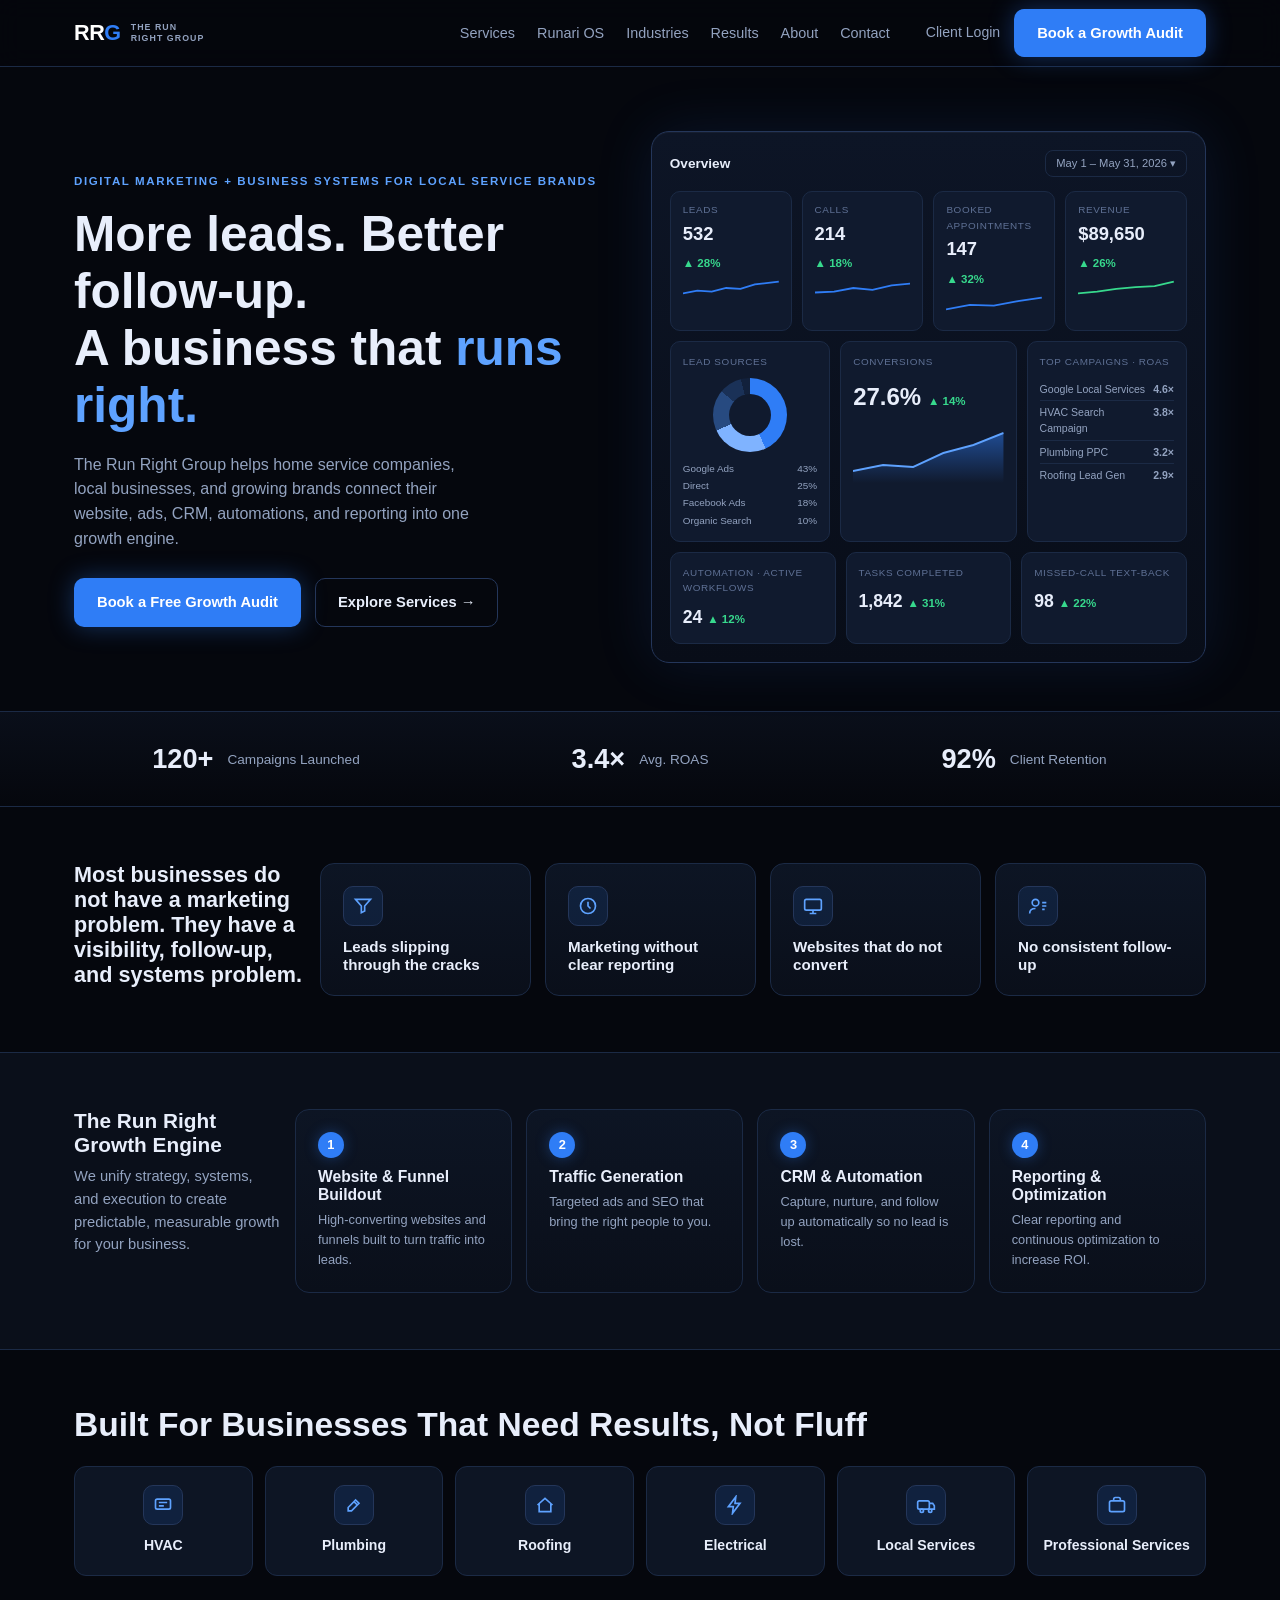
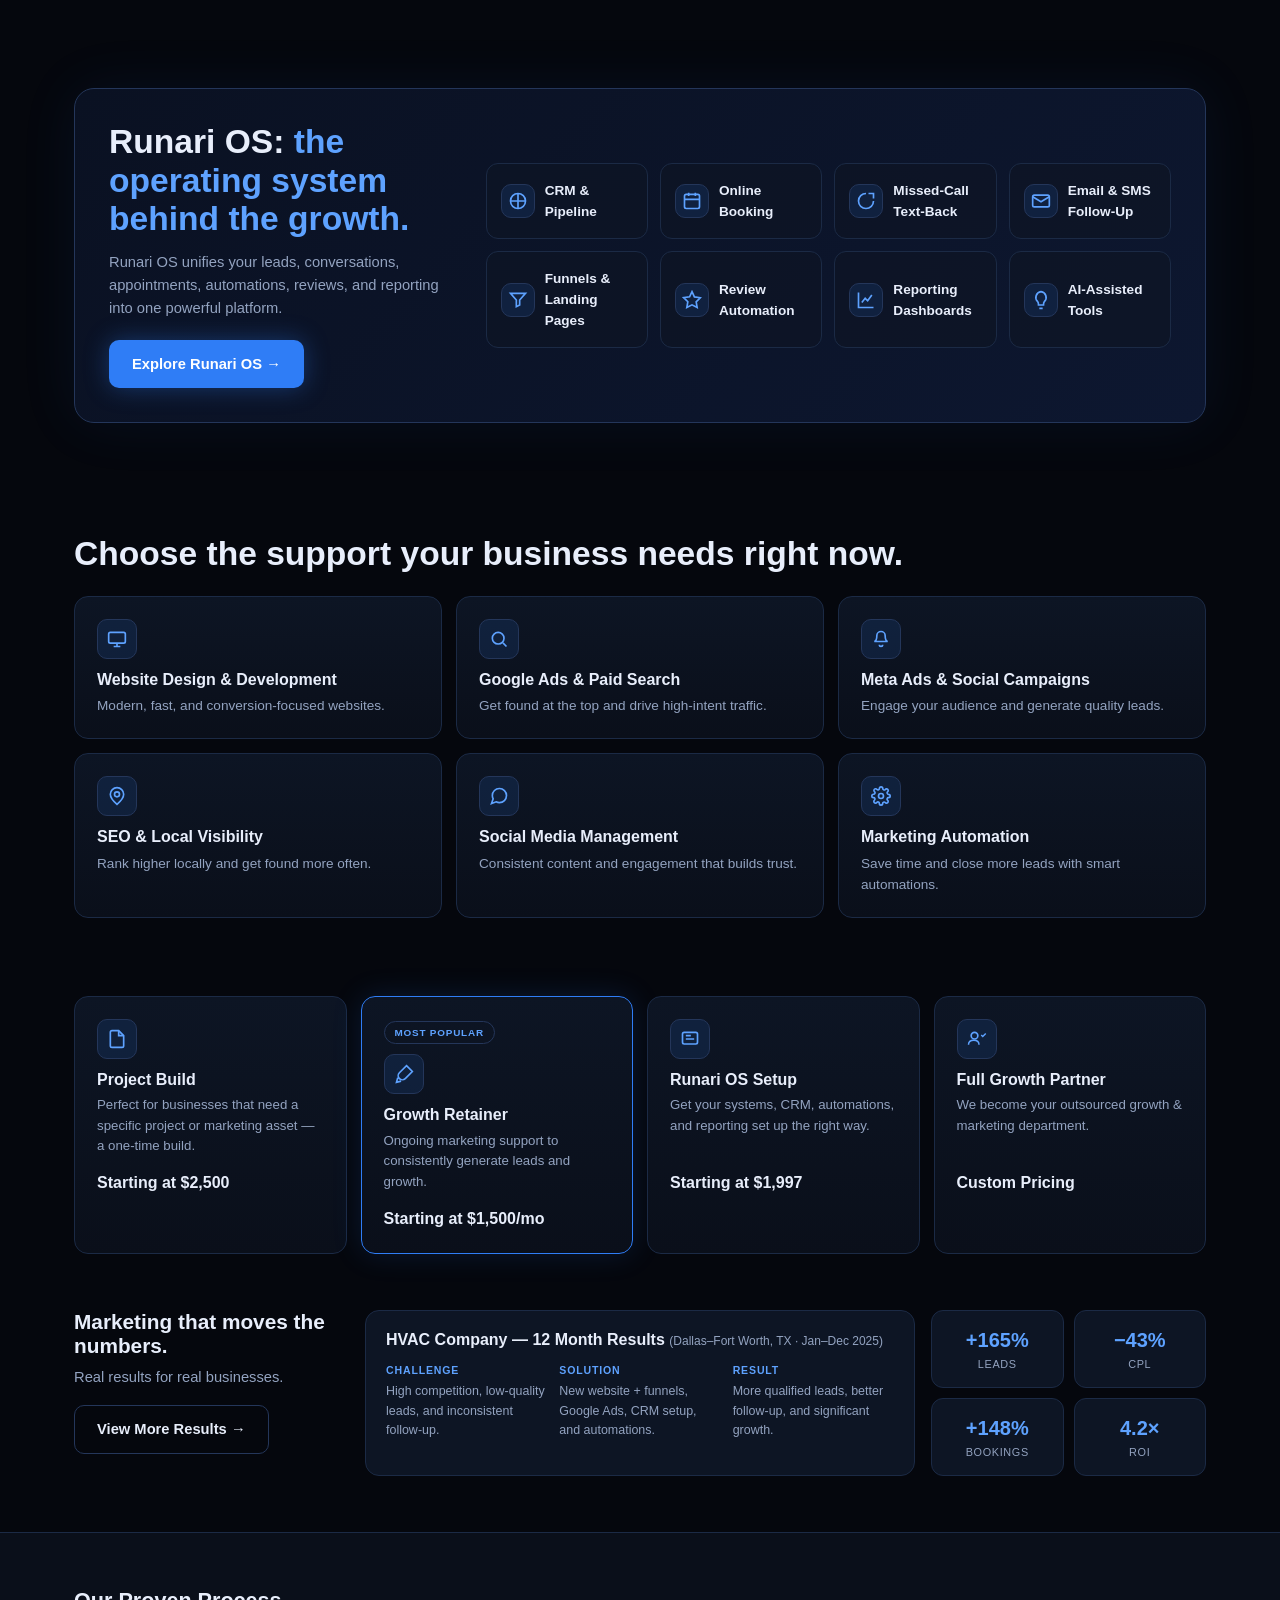
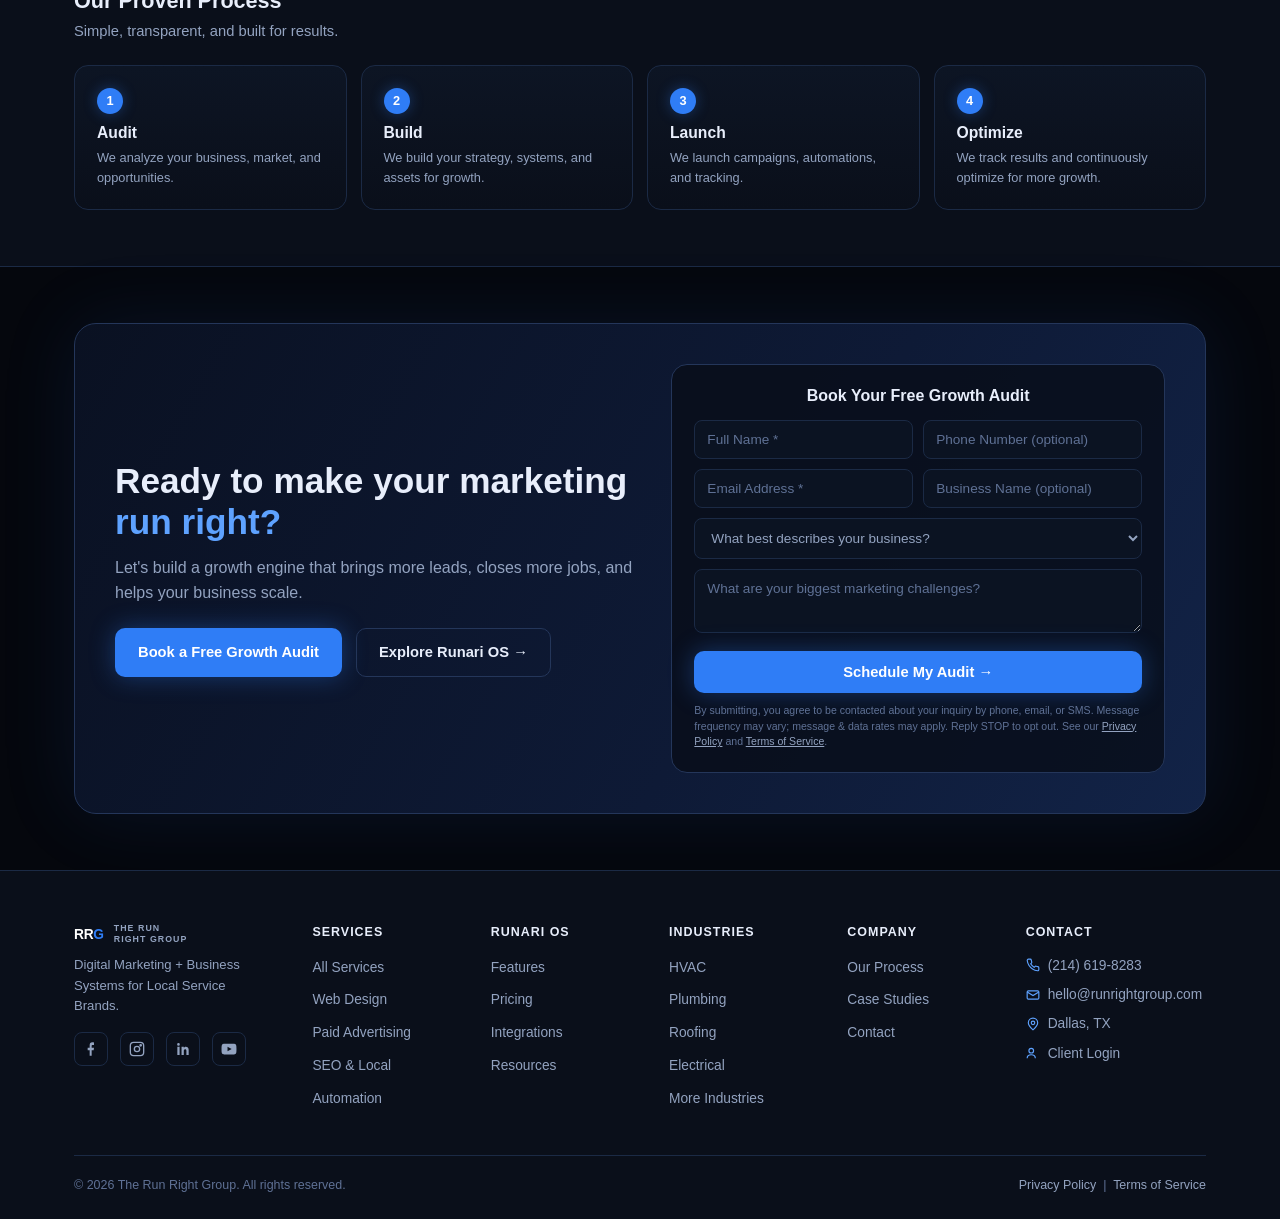
<file: index.html>
<!DOCTYPE html>
<html lang="en">
<head>
<meta charset="UTF-8">
<meta name="viewport" content="width=device-width, initial-scale=1">
<title>The Run Right Group — Digital Marketing + Business Systems for Local Service Brands</title>
<meta name="description" content="The Run Right Group helps HVAC, plumbing, roofing, and local service businesses connect their website, ads, CRM, automations, and reporting into one growth engine. Book a free growth audit.">
<link rel="canonical" href="https://www.runrightgroup.com/">
<!-- Open Graph -->
<meta property="og:type" content="website">
<meta property="og:site_name" content="The Run Right Group">
<meta property="og:title" content="More Leads. Better Follow-Up. A Business That Runs Right.">
<meta property="og:description" content="Digital marketing + business systems for local service brands. Website, ads, CRM, automation, and reporting — one growth engine.">
<meta property="og:url" content="https://www.runrightgroup.com/">
<meta property="og:image" content="https://www.runrightgroup.com/assets/og-share.jpg">
<!-- Twitter -->
<meta name="twitter:card" content="summary_large_image">
<meta name="twitter:title" content="More Leads. Better Follow-Up. A Business That Runs Right.">
<meta name="twitter:description" content="Digital marketing + business systems for local service brands.">
<meta name="twitter:image" content="https://www.runrightgroup.com/assets/og-share.jpg">
<!-- Structured data -->
<script type="application/ld+json">
{
  "@context": "https://schema.org",
  "@type": "ProfessionalService",
  "name": "The Run Right Group",
  "description": "Digital marketing and business systems for local service brands — websites, paid ads, SEO, CRM, and marketing automation.",
  "url": "https://www.runrightgroup.com/",
  "telephone": "+1-214-619-8283",
  "email": "hello@runrightgroup.com",
  "address": {"@type": "PostalAddress", "addressLocality": "Dallas", "addressRegion": "TX", "addressCountry": "US"},
  "areaServed": "United States",
  "priceRange": "$$",
  "sameAs": [
    "https://www.facebook.com/therunrightgroup",
    "https://www.instagram.com/therunrightgroup",
    "https://www.linkedin.com/company/therunrightgroup",
    "https://www.youtube.com/@therunrightgroup"
  ]
}
</script>
<link rel="stylesheet" href="/styles.css">
</head>
<body>

<!-- ================= NAV ================= -->
<header>
  <div class="wrap">
    <nav aria-label="Main navigation">
      <a class="logo" href="/" aria-label="The Run Right Group home">
        <span class="mark">RR<b>G</b></span>
        <small>The Run<br>Right Group</small>
      </a>
      <div class="nav-links">
        <a href="/services">Services</a>
        <a href="/runari-os">Runari OS</a>
        <a href="/industries">Industries</a>
        <a href="/results">Results</a>
        <a href="/about">About</a>
        <a href="/contact">Contact</a>
      </div>
      <div class="nav-cta">
        <a class="login" href="https://app.runrightgroup.com">Client Login</a>
        <a class="btn btn-primary" href="#contact">Book a Growth Audit</a>
      </div>
    </nav>
  </div>
</header>

<main>
<!-- ================= HERO ================= -->
<section class="hero">
  <div class="wrap hero-grid">
    <div>
      <span class="eyebrow">Digital Marketing + Business Systems for Local Service Brands</span>
      <h1>More leads. Better follow-up.<br>A business that <span class="accent">runs right.</span></h1>
      <p>The Run Right Group helps home service companies, local businesses, and growing brands connect their website, ads, CRM, automations, and reporting into one growth engine.</p>
      <div class="hero-cta">
        <a class="btn btn-primary" href="#contact">Book a Free Growth Audit</a>
        <a class="btn btn-ghost" href="/services">Explore Services &rarr;</a>
      </div>
    </div>
    <div class="dash" role="img" aria-label="Marketing performance dashboard showing leads, calls, booked appointments, and revenue trending up">
      <div class="dash-head"><strong>Overview</strong><span class="pill">May 1 – May 31, 2026 ▾</span></div>
      <div class="kpis">
        <div class="kpi"><div class="lbl">Leads</div><div class="val">532</div><span class="up">▲ 28%</span>
          <svg viewBox="0 0 100 20" preserveAspectRatio="none"><polyline points="0,16 15,13 30,14 45,10 60,11 75,6 100,3" fill="none" stroke="#2f7df6" stroke-width="2"/></svg></div>
        <div class="kpi"><div class="lbl">Calls</div><div class="val">214</div><span class="up">▲ 18%</span>
          <svg viewBox="0 0 100 20" preserveAspectRatio="none"><polyline points="0,15 20,14 40,10 60,12 80,7 100,5" fill="none" stroke="#2f7df6" stroke-width="2"/></svg></div>
        <div class="kpi"><div class="lbl">Booked Appointments</div><div class="val">147</div><span class="up">▲ 32%</span>
          <svg viewBox="0 0 100 20" preserveAspectRatio="none"><polyline points="0,17 25,12 50,13 75,8 100,4" fill="none" stroke="#2f7df6" stroke-width="2"/></svg></div>
        <div class="kpi"><div class="lbl">Revenue</div><div class="val">$89,650</div><span class="up">▲ 26%</span>
          <svg viewBox="0 0 100 20" preserveAspectRatio="none"><polyline points="0,16 20,14 40,11 60,9 80,8 100,3" fill="none" stroke="#37d98d" stroke-width="2"/></svg></div>
      </div>
      <div class="dash-mid">
        <div class="panel">
          <div class="lbl">Lead Sources</div>
          <div class="donut" aria-hidden="true"></div>
          <div class="legend">
            <div><span>Google Ads</span><span>43%</span></div>
            <div><span>Direct</span><span>25%</span></div>
            <div><span>Facebook Ads</span><span>18%</span></div>
            <div><span>Organic Search</span><span>10%</span></div>
          </div>
        </div>
        <div class="panel">
          <div class="lbl">Conversions</div>
          <div class="big">27.6% <span class="up">▲ 14%</span></div>
          <svg viewBox="0 0 200 60" preserveAspectRatio="none" style="width:100%;height:60px;margin-top:8px">
            <defs><linearGradient id="g1" x1="0" y1="0" x2="0" y2="1"><stop offset="0" stop-color="#2f7df6" stop-opacity=".5"/><stop offset="1" stop-color="#2f7df6" stop-opacity="0"/></linearGradient></defs>
            <path d="M0,48 40,42 80,44 120,30 160,22 200,10 L200,60 0,60 Z" fill="url(#g1)"/>
            <polyline points="0,48 40,42 80,44 120,30 160,22 200,10" fill="none" stroke="#5ea2ff" stroke-width="2"/>
          </svg>
        </div>
        <div class="panel">
          <div class="lbl">Top Campaigns · ROAS</div>
          <div class="rows">
            <div><span>Google Local Services</span><b>4.6×</b></div>
            <div><span>HVAC Search Campaign</span><b>3.8×</b></div>
            <div><span>Plumbing PPC</span><b>3.2×</b></div>
            <div><span>Roofing Lead Gen</span><b>2.9×</b></div>
          </div>
        </div>
      </div>
      <div class="dash-foot">
        <div class="panel"><div class="lbl">Automation · Active Workflows</div><div class="big" style="font-size:1.1rem">24 <span class="up">▲ 12%</span></div></div>
        <div class="panel"><div class="lbl">Tasks Completed</div><div class="big" style="font-size:1.1rem">1,842 <span class="up">▲ 31%</span></div></div>
        <div class="panel"><div class="lbl">Missed-Call Text-Back</div><div class="big" style="font-size:1.1rem">98 <span class="up">▲ 22%</span></div></div>
      </div>
    </div>
  </div>
</section>

<!-- ================= STATS ================= -->
<div class="stats">
  <div class="wrap">
    <div class="stat"><span class="n">120+</span><span class="l">Campaigns Launched</span></div>
    <div class="stat"><span class="n">3.4×</span><span class="l">Avg. ROAS</span></div>
    <div class="stat"><span class="n">92%</span><span class="l">Client Retention</span></div>
  </div>
</div>

<!-- ================= PROBLEM ================= -->
<section>
  <div class="wrap problem-grid">
    <div>
      <h2>Most businesses do not have a marketing problem. They have a visibility, follow-up, and systems problem.</h2>
    </div>
    <div class="card pcard">
      <div class="ico" aria-hidden="true"><svg viewBox="0 0 24 24" fill="none" stroke="currentColor" stroke-width="2"><path d="M3 4h18l-7 8v6l-4 2v-8L3 4z"/></svg></div>
      <h3 style="font-size:.95rem">Leads slipping through the cracks</h3>
    </div>
    <div class="card pcard">
      <div class="ico" aria-hidden="true"><svg viewBox="0 0 24 24" fill="none" stroke="currentColor" stroke-width="2"><circle cx="12" cy="12" r="9"/><path d="M12 7v5l3 3"/></svg></div>
      <h3 style="font-size:.95rem">Marketing without clear reporting</h3>
    </div>
    <div class="card pcard">
      <div class="ico" aria-hidden="true"><svg viewBox="0 0 24 24" fill="none" stroke="currentColor" stroke-width="2"><rect x="2" y="4" width="20" height="13" rx="2"/><path d="M8 21h8M12 17v4"/></svg></div>
      <h3 style="font-size:.95rem">Websites that do not convert</h3>
    </div>
    <div class="card pcard">
      <div class="ico" aria-hidden="true"><svg viewBox="0 0 24 24" fill="none" stroke="currentColor" stroke-width="2"><circle cx="9" cy="8" r="4"/><path d="M2 21c0-4 3-6 7-6M17 8h5M17 12h5M17 16h3"/></svg></div>
      <h3 style="font-size:.95rem">No consistent follow-up</h3>
    </div>
  </div>
</section>

<!-- ================= GROWTH ENGINE ================= -->
<section class="engine">
  <div class="wrap engine-grid">
    <div>
      <h2 style="font-size:1.3rem">The Run Right Growth Engine</h2>
      <p class="mut" style="margin-top:8px">We unify strategy, systems, and execution to create predictable, measurable growth for your business.</p>
    </div>
    <div class="card step"><div class="num">1</div><h3>Website &amp; Funnel Buildout</h3><p>High-converting websites and funnels built to turn traffic into leads.</p></div>
    <div class="card step"><div class="num">2</div><h3>Traffic Generation</h3><p>Targeted ads and SEO that bring the right people to you.</p></div>
    <div class="card step"><div class="num">3</div><h3>CRM &amp; Automation</h3><p>Capture, nurture, and follow up automatically so no lead is lost.</p></div>
    <div class="card step"><div class="num">4</div><h3>Reporting &amp; Optimization</h3><p>Clear reporting and continuous optimization to increase ROI.</p></div>
  </div>
</section>

<!-- ================= INDUSTRIES ================= -->
<section id="industries">
  <div class="wrap">
    <h2>Built For Businesses That Need Results, Not Fluff</h2>
    <div class="ind-grid">
      <div class="ind"><div class="ico" aria-hidden="true"><svg viewBox="0 0 24 24" fill="none" stroke="currentColor" stroke-width="2"><rect x="3" y="5" width="18" height="12" rx="2"/><path d="M7 9h10M7 13h6"/></svg></div>HVAC</div>
      <div class="ind"><div class="ico" aria-hidden="true"><svg viewBox="0 0 24 24" fill="none" stroke="currentColor" stroke-width="2"><path d="M14 6l4 4-9 9H5v-4l9-9zM12 8l4 4"/></svg></div>Plumbing</div>
      <div class="ind"><div class="ico" aria-hidden="true"><svg viewBox="0 0 24 24" fill="none" stroke="currentColor" stroke-width="2"><path d="M3 12l9-8 9 8M5 10v10h14V10"/></svg></div>Roofing</div>
      <div class="ind"><div class="ico" aria-hidden="true"><svg viewBox="0 0 24 24" fill="none" stroke="currentColor" stroke-width="2"><path d="M13 2L4 14h6l-1 8 9-12h-6l1-8z"/></svg></div>Electrical</div>
      <div class="ind"><div class="ico" aria-hidden="true"><svg viewBox="0 0 24 24" fill="none" stroke="currentColor" stroke-width="2"><rect x="2" y="7" width="14" height="10" rx="2"/><path d="M16 10h4l2 3v4h-6M7 21a2 2 0 100-4 2 2 0 000 4zM17 21a2 2 0 100-4 2 2 0 000 4z"/></svg></div>Local Services</div>
      <div class="ind"><div class="ico" aria-hidden="true"><svg viewBox="0 0 24 24" fill="none" stroke="currentColor" stroke-width="2"><rect x="3" y="7" width="18" height="13" rx="2"/><path d="M8 7V5a2 2 0 012-2h4a2 2 0 012 2v2"/></svg></div>Professional Services</div>
    </div>
  </div>
</section>

<!-- ================= RUNARI OS ================= -->
<section id="runari">
  <div class="wrap">
    <div class="runari">
      <div>
        <h2>Runari OS: <span class="accent">the operating system behind the growth.</span></h2>
        <p>Runari OS unifies your leads, conversations, appointments, automations, reviews, and reporting into one powerful platform.</p>
        <a class="btn btn-primary" href="/runari-os">Explore Runari OS &rarr;</a>
      </div>
      <div class="feat-grid">
        <div class="feat"><div class="ico" aria-hidden="true"><svg viewBox="0 0 24 24" fill="none" stroke="currentColor" stroke-width="2"><circle cx="12" cy="12" r="9"/><path d="M12 3v18M3 12h18"/></svg></div>CRM &amp; Pipeline</div>
        <div class="feat"><div class="ico" aria-hidden="true"><svg viewBox="0 0 24 24" fill="none" stroke="currentColor" stroke-width="2"><rect x="3" y="4" width="18" height="17" rx="2"/><path d="M8 2v4M16 2v4M3 10h18"/></svg></div>Online Booking</div>
        <div class="feat"><div class="ico" aria-hidden="true"><svg viewBox="0 0 24 24" fill="none" stroke="currentColor" stroke-width="2"><path d="M21 12a9 9 0 11-9-9"/><path d="M15 3h6v6"/></svg></div>Missed-Call Text-Back</div>
        <div class="feat"><div class="ico" aria-hidden="true"><svg viewBox="0 0 24 24" fill="none" stroke="currentColor" stroke-width="2"><rect x="2" y="5" width="20" height="14" rx="2"/><path d="M2 7l10 6L22 7"/></svg></div>Email &amp; SMS Follow-Up</div>
        <div class="feat"><div class="ico" aria-hidden="true"><svg viewBox="0 0 24 24" fill="none" stroke="currentColor" stroke-width="2"><path d="M3 4h18l-7 8v6l-4 2v-8L3 4z"/></svg></div>Funnels &amp; Landing Pages</div>
        <div class="feat"><div class="ico" aria-hidden="true"><svg viewBox="0 0 24 24" fill="none" stroke="currentColor" stroke-width="2"><path d="M12 2l2.9 6.3L22 9.3l-5 4.9 1.2 6.9L12 17.8 5.8 21l1.2-6.9-5-4.9 7.1-1L12 2z"/></svg></div>Review Automation</div>
        <div class="feat"><div class="ico" aria-hidden="true"><svg viewBox="0 0 24 24" fill="none" stroke="currentColor" stroke-width="2"><path d="M3 3v18h18"/><path d="M7 15l4-5 3 3 5-7"/></svg></div>Reporting Dashboards</div>
        <div class="feat"><div class="ico" aria-hidden="true"><svg viewBox="0 0 24 24" fill="none" stroke="currentColor" stroke-width="2"><path d="M9 18h6M10 22h4M12 2a7 7 0 00-4 12c1 1 1 2 1 4h6c0-2 0-3 1-4a7 7 0 00-4-12z"/></svg></div>AI-Assisted Tools</div>
      </div>
    </div>
  </div>
</section>

<!-- ================= SERVICES ================= -->
<section id="services">
  <div class="wrap">
    <h2>Choose the support your business needs right now.</h2>
    <div class="svc-grid">
      <div class="card svc"><div class="ico" aria-hidden="true"><svg viewBox="0 0 24 24" fill="none" stroke="currentColor" stroke-width="2"><rect x="2" y="4" width="20" height="13" rx="2"/><path d="M8 21h8M12 17v4"/></svg></div><h3>Website Design &amp; Development</h3><p>Modern, fast, and conversion-focused websites.</p></div>
      <div class="card svc"><div class="ico" aria-hidden="true"><svg viewBox="0 0 24 24" fill="none" stroke="currentColor" stroke-width="2"><circle cx="11" cy="11" r="7"/><path d="M21 21l-4.3-4.3"/></svg></div><h3>Google Ads &amp; Paid Search</h3><p>Get found at the top and drive high-intent traffic.</p></div>
      <div class="card svc"><div class="ico" aria-hidden="true"><svg viewBox="0 0 24 24" fill="none" stroke="currentColor" stroke-width="2"><path d="M17 8a5 5 0 10-10 0c0 6-3 7-3 7h16s-3-1-3-7zM10 19a2 2 0 004 0"/></svg></div><h3>Meta Ads &amp; Social Campaigns</h3><p>Engage your audience and generate quality leads.</p></div>
      <div class="card svc"><div class="ico" aria-hidden="true"><svg viewBox="0 0 24 24" fill="none" stroke="currentColor" stroke-width="2"><circle cx="12" cy="10" r="3"/><path d="M12 2a8 8 0 00-8 8c0 5.4 8 12 8 12s8-6.6 8-12a8 8 0 00-8-8z"/></svg></div><h3>SEO &amp; Local Visibility</h3><p>Rank higher locally and get found more often.</p></div>
      <div class="card svc"><div class="ico" aria-hidden="true"><svg viewBox="0 0 24 24" fill="none" stroke="currentColor" stroke-width="2"><path d="M21 11.5a8.4 8.4 0 01-8.5 8.4 8.6 8.6 0 01-3.9-.9L3 21l2-5.6a8.3 8.3 0 01-1-4A8.4 8.4 0 0112.5 3a8.4 8.4 0 018.5 8.5z"/></svg></div><h3>Social Media Management</h3><p>Consistent content and engagement that builds trust.</p></div>
      <div class="card svc"><div class="ico" aria-hidden="true"><svg viewBox="0 0 24 24" fill="none" stroke="currentColor" stroke-width="2"><circle cx="12" cy="12" r="3"/><path d="M19.4 15a1.7 1.7 0 00.3 1.9l.1.1a2 2 0 11-2.8 2.8l-.1-.1a1.7 1.7 0 00-1.9-.3 1.7 1.7 0 00-1 1.5V21a2 2 0 11-4 0v-.1a1.7 1.7 0 00-1-1.6 1.7 1.7 0 00-1.9.3l-.1.1a2 2 0 11-2.8-2.8l.1-.1a1.7 1.7 0 00.3-1.9 1.7 1.7 0 00-1.5-1H3a2 2 0 110-4h.1a1.7 1.7 0 001.6-1 1.7 1.7 0 00-.3-1.9l-.1-.1a2 2 0 112.8-2.8l.1.1a1.7 1.7 0 001.9.3h0a1.7 1.7 0 001-1.5V3a2 2 0 114 0v.1a1.7 1.7 0 001 1.5h0a1.7 1.7 0 001.9-.3l.1-.1a2 2 0 112.8 2.8l-.1.1a1.7 1.7 0 00-.3 1.9v0a1.7 1.7 0 001.5 1H21a2 2 0 110 4h-.1a1.7 1.7 0 00-1.5 1z"/></svg></div><h3>Marketing Automation</h3><p>Save time and close more leads with smart automations.</p></div>
    </div>
  </div>
</section>

<!-- ================= PRICING ================= -->
<section id="pricing" style="padding-top:0">
  <div class="wrap">
    <div class="price-grid">
      <div class="card price"><div class="ico" aria-hidden="true"><svg viewBox="0 0 24 24" fill="none" stroke="currentColor" stroke-width="2"><path d="M14 2H6a2 2 0 00-2 2v16a2 2 0 002 2h12a2 2 0 002-2V8l-6-6z"/><path d="M14 2v6h6"/></svg></div><h3>Project Build</h3><p>Perfect for businesses that need a specific project or marketing asset — a one-time build.</p><div class="amt">Starting at $2,500</div></div>
      <div class="card price pop"><span class="badge">Most Popular</span><div class="ico" aria-hidden="true"><svg viewBox="0 0 24 24" fill="none" stroke="currentColor" stroke-width="2"><path d="M4.5 16.5L3 22l5.5-1.5M15 2l7 7-8.5 8.5a4.9 4.9 0 01-7-7L15 2z"/></svg></div><h3>Growth Retainer</h3><p>Ongoing marketing support to consistently generate leads and growth.</p><div class="amt">Starting at $1,500/mo</div></div>
      <div class="card price"><div class="ico" aria-hidden="true"><svg viewBox="0 0 24 24" fill="none" stroke="currentColor" stroke-width="2"><rect x="3" y="4" width="18" height="14" rx="2"/><path d="M7 8h6M7 12h10"/></svg></div><h3>Runari OS Setup</h3><p>Get your systems, CRM, automations, and reporting set up the right way.</p><div class="amt">Starting at $1,997</div></div>
      <div class="card price"><div class="ico" aria-hidden="true"><svg viewBox="0 0 24 24" fill="none" stroke="currentColor" stroke-width="2"><circle cx="9" cy="8" r="4"/><path d="M2 21c0-4 3-6 7-6s7 2 7 6M19 8l2 2 4-4" transform="scale(.9)"/></svg></div><h3>Full Growth Partner</h3><p>We become your outsourced growth &amp; marketing department.</p><div class="amt">Custom Pricing</div></div>
    </div>
  </div>
</section>

<!-- ================= CASE STUDY ================= -->
<section id="results" style="padding-top:0">
  <div class="wrap case">
    <div class="case-txt">
      <h2>Marketing that moves the numbers.</h2>
      <p class="mut">Real results for real businesses.</p>
      <a class="btn btn-ghost" href="/results" style="margin-top:16px">View More Results &rarr;</a>
    </div>
    <div class="case-study">
      <h3>HVAC Company — 12 Month Results <span class="mut" style="font-weight:400;font-size:.75rem">(Dallas–Fort Worth, TX · Jan–Dec 2025)</span></h3>
      <div class="csx">
        <div><b>Challenge</b>High competition, low-quality leads, and inconsistent follow-up.</div>
        <div><b>Solution</b>New website + funnels, Google Ads, CRM setup, and automations.</div>
        <div><b>Result</b>More qualified leads, better follow-up, and significant growth.</div>
      </div>
    </div>
    <div class="case-metrics">
      <div class="cm"><div class="n">+165%</div><div class="l">Leads</div></div>
      <div class="cm"><div class="n">−43%</div><div class="l">CPL</div></div>
      <div class="cm"><div class="n">+148%</div><div class="l">Bookings</div></div>
      <div class="cm"><div class="n">4.2×</div><div class="l">ROI</div></div>
    </div>
  </div>
</section>

<!-- ================= PROCESS ================= -->
<section class="proc" id="process">
  <div class="wrap">
    <h2 style="font-size:1.35rem">Our Proven Process</h2>
    <p class="mut" style="margin-top:6px">Simple, transparent, and built for results.</p>
    <div class="proc-grid">
      <div class="card step"><div class="num">1</div><h3>Audit</h3><p>We analyze your business, market, and opportunities.</p></div>
      <div class="card step"><div class="num">2</div><h3>Build</h3><p>We build your strategy, systems, and assets for growth.</p></div>
      <div class="card step"><div class="num">3</div><h3>Launch</h3><p>We launch campaigns, automations, and tracking.</p></div>
      <div class="card step"><div class="num">4</div><h3>Optimize</h3><p>We track results and continuously optimize for more growth.</p></div>
    </div>
  </div>
</section>

<!-- ================= CTA + FORM ================= -->
<section id="contact">
  <div class="wrap">
    <div class="cta-band">
      <div>
        <h2>Ready to make your marketing <span class="accent">run right?</span></h2>
        <p>Let's build a growth engine that brings more leads, closes more jobs, and helps your business scale.</p>
        <div class="hero-cta">
          <a class="btn btn-primary" href="#audit-form">Book a Free Growth Audit</a>
          <a class="btn btn-ghost" href="/runari-os">Explore Runari OS &rarr;</a>
        </div>
      </div>
      <form class="form" id="audit-form" action="#" method="post" aria-label="Book your free growth audit">
        <h3>Book Your Free Growth Audit</h3>
        <div class="row">
          <input type="text" name="name" placeholder="Full Name *" required autocomplete="name">
          <input type="tel" name="phone" placeholder="Phone Number (optional)" autocomplete="tel">
        </div>
        <div class="row">
          <input type="email" name="email" placeholder="Email Address *" required autocomplete="email">
          <input type="text" name="company" placeholder="Business Name (optional)" autocomplete="organization">
        </div>
        <select name="business_type" aria-label="What best describes your business?">
          <option value="" selected>What best describes your business?</option>
          <option>HVAC</option><option>Plumbing</option><option>Roofing</option>
          <option>Electrical</option><option>Local Services</option><option>Professional Services</option><option>Other</option>
        </select>
        <textarea name="challenges" placeholder="What are your biggest marketing challenges?"></textarea>
        <input type="hidden" name="source_page" value="homepage-hero-form">
        <button class="btn btn-primary" type="submit">Schedule My Audit &rarr;</button>
        <p class="consent">By submitting, you agree to be contacted about your inquiry by phone, email, or SMS. Message frequency may vary; message &amp; data rates may apply. Reply STOP to opt out. See our <a href="/privacy">Privacy Policy</a> and <a href="/terms">Terms of Service</a>.</p>
      </form>
    </div>
  </div>
</section>
</main>

<!-- ================= FOOTER ================= -->
<footer>
  <div class="wrap">
    <div class="foot-grid">
      <div class="foot-brand">
        <a class="logo" href="/"><span class="mark">RR<b>G</b></span><small>The Run<br>Right Group</small></a>
        <p>Digital Marketing + Business Systems for Local Service Brands.</p>
        <div class="socials">
          <a href="https://www.facebook.com/therunrightgroup" aria-label="Facebook"><svg viewBox="0 0 24 24" fill="currentColor"><path d="M13 22v-8h3l.5-4H13V7.5c0-1.1.3-1.5 1.6-1.5H16.5V2.2C15.8 2.1 14.9 2 14 2c-2.8 0-4 1.7-4 4.7V10H7v4h3v8h3z"/></svg></a>
          <a href="https://www.instagram.com/therunrightgroup" aria-label="Instagram"><svg viewBox="0 0 24 24" fill="none" stroke="currentColor" stroke-width="2"><rect x="2" y="2" width="20" height="20" rx="5"/><circle cx="12" cy="12" r="4"/><circle cx="17.5" cy="6.5" r="1" fill="currentColor"/></svg></a>
          <a href="https://www.linkedin.com/company/therunrightgroup" aria-label="LinkedIn"><svg viewBox="0 0 24 24" fill="currentColor"><path d="M6.9 8.6H3.5V21h3.4V8.6zM5.2 7.1a2 2 0 100-4 2 2 0 000 4zM20.5 21h-3.4v-6.1c0-1.5-.6-2.5-1.9-2.5-1 0-1.6.7-1.9 1.4-.1.2-.1.6-.1.9V21h-3.4V8.6h3.4v1.7c.5-.7 1.3-1.8 3.1-1.8 2.3 0 4.2 1.5 4.2 4.8V21z"/></svg></a>
          <a href="https://www.youtube.com/@therunrightgroup" aria-label="YouTube"><svg viewBox="0 0 24 24" fill="currentColor"><path d="M23 7.5s-.2-1.6-.9-2.3c-.9-.9-1.9-.9-2.3-1C16.6 4 12 4 12 4s-4.6 0-7.8.2c-.4.1-1.4.1-2.3 1-.7.7-.9 2.3-.9 2.3S.8 9.4.8 11.3v1.7c0 1.9.2 3.8.2 3.8s.2 1.6.9 2.3c.9.9 2 .9 2.5 1 1.8.2 7.6.2 7.6.2s4.6 0 7.8-.2c.4-.1 1.4-.1 2.3-1 .7-.7.9-2.3.9-2.3s.2-1.9.2-3.8v-1.7c0-1.9-.2-3.8-.2-3.8zM9.8 15.3V8.7l6.2 3.3-6.2 3.3z"/></svg></a>
        </div>
      </div>
      <div>
        <h4>Services</h4>
        <ul>
          <li><a href="/services">All Services</a></li>
          <li><a href="/services#web">Web Design</a></li>
          <li><a href="/services#ads">Paid Advertising</a></li>
          <li><a href="/services#seo">SEO &amp; Local</a></li>
          <li><a href="/services#automation">Automation</a></li>
        </ul>
      </div>
      <div>
        <h4>Runari OS</h4>
        <ul>
          <li><a href="/runari-os#features">Features</a></li>
          <li><a href="/runari-os#pricing">Pricing</a></li>
          <li><a href="/runari-os#integrations">Integrations</a></li>
          <li><a href="/runari-os#features">Resources</a></li>
        </ul>
      </div>
      <div>
        <h4>Industries</h4>
        <ul>
          <li><a href="/industries#hvac">HVAC</a></li>
          <li><a href="/industries#plumbing">Plumbing</a></li>
          <li><a href="/industries#roofing">Roofing</a></li>
          <li><a href="/industries#electrical">Electrical</a></li>
          <li><a href="/industries">More Industries</a></li>
        </ul>
      </div>
      <div>
        <h4>Company</h4>
        <ul>
          <li><a href="/about#process">Our Process</a></li>
          <li><a href="/results">Case Studies</a></li>
          <li><a href="/contact">Contact</a></li>
        </ul>
      </div>
      <div>
        <h4>Contact</h4>
        <ul class="contact-list">
          <li><svg viewBox="0 0 24 24" fill="none" stroke="currentColor" stroke-width="2" aria-hidden="true"><path d="M22 16.9v3a2 2 0 01-2.2 2 19.8 19.8 0 01-8.6-3.1 19.5 19.5 0 01-6-6A19.8 19.8 0 012.1 4.2 2 2 0 014.1 2h3a2 2 0 012 1.7c.1 1 .4 2 .7 2.9a2 2 0 01-.5 2.1L8 10a16 16 0 006 6l1.3-1.3a2 2 0 012.1-.5c.9.3 1.9.6 2.9.7a2 2 0 011.7 2z"/></svg><a href="tel:+12146198283">(214) 619-8283</a></li>
          <li><svg viewBox="0 0 24 24" fill="none" stroke="currentColor" stroke-width="2" aria-hidden="true"><rect x="2" y="5" width="20" height="14" rx="2"/><path d="M2 7l10 6L22 7"/></svg><a href="mailto:hello@runrightgroup.com">hello@runrightgroup.com</a></li>
          <li><svg viewBox="0 0 24 24" fill="none" stroke="currentColor" stroke-width="2" aria-hidden="true"><circle cx="12" cy="10" r="3"/><path d="M12 2a8 8 0 00-8 8c0 5.4 8 12 8 12s8-6.6 8-12a8 8 0 00-8-8z"/></svg><span>Dallas, TX</span></li>
          <li><svg viewBox="0 0 24 24" fill="none" stroke="currentColor" stroke-width="2" aria-hidden="true"><circle cx="9" cy="8" r="4"/><path d="M2 21c0-4 3-6 7-6s7 2 7 6"/></svg><a href="https://app.runrightgroup.com">Client Login</a></li>
        </ul>
      </div>
    </div>
    <div class="foot-bottom">
      <span>© 2026 The Run Right Group. All rights reserved.</span>
      <span><a href="/privacy">Privacy Policy</a> &nbsp;|&nbsp; <a href="/terms">Terms of Service</a></span>
    </div>
  </div>
</footer>

</body>
</html>
</file>
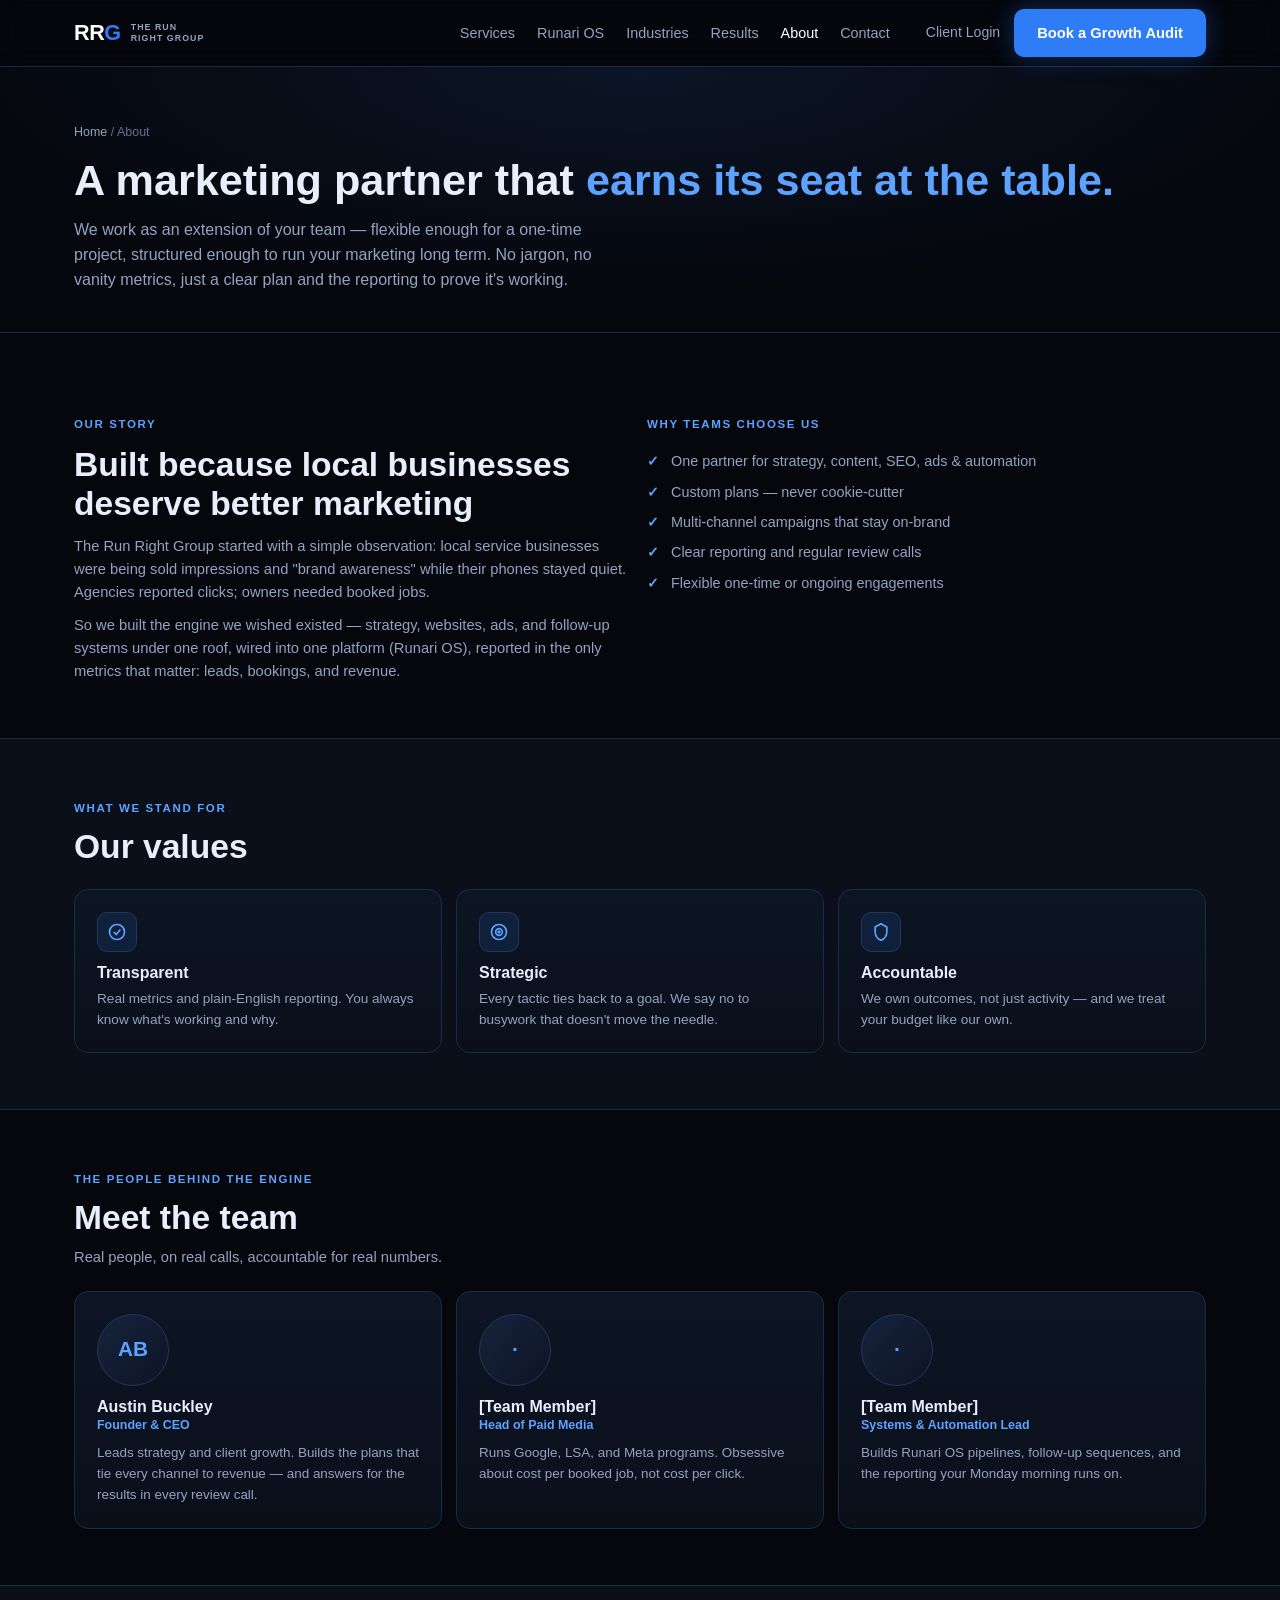
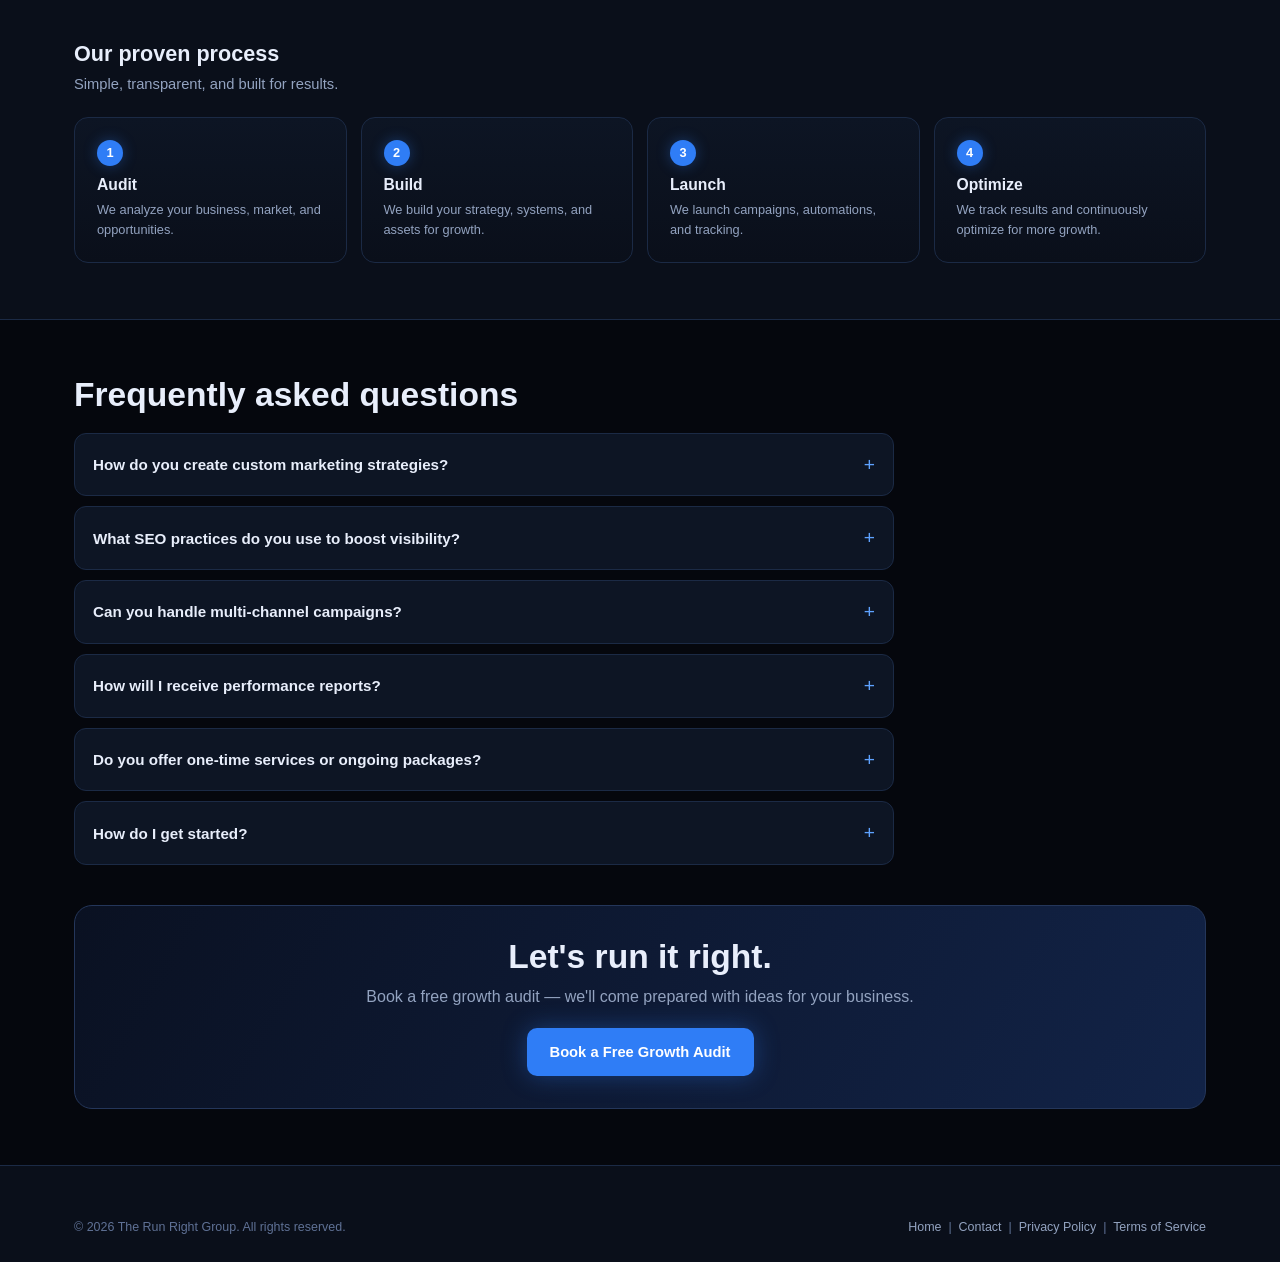
<file: about/index.html>
<!DOCTYPE html>
<html lang="en">
<head>
<meta charset="UTF-8">
<meta name="viewport" content="width=device-width, initial-scale=1">
<title>About The Run Right Group — A Marketing Partner That Earns Its Seat</title>
<meta name="description" content="The Run Right Group is a Dallas-based growth marketing team for local service brands. Transparent reporting, strategic execution, and accountability for outcomes — meet the team and our process.">
<link rel="canonical" href="https://www.runrightgroup.com/about">
<meta property="og:type" content="website">
<meta property="og:site_name" content="The Run Right Group">
<meta property="og:title" content="About The Run Right Group">
<meta property="og:description" content="A Dallas-based growth marketing team for local service brands.">
<meta property="og:url" content="https://www.runrightgroup.com/about">
<meta property="og:image" content="https://www.runrightgroup.com/assets/og-share.jpg">
<meta name="twitter:card" content="summary_large_image">
<script type="application/ld+json">
{
  "@context": "https://schema.org",
  "@type": "FAQPage",
  "mainEntity": [
    {"@type": "Question", "name": "How do you create custom marketing strategies?",
     "acceptedAnswer": {"@type": "Answer", "text": "We begin with a thorough consultation to understand your goals, audience, and competitors, then design a personalized strategy built to deliver measurable results."}},
    {"@type": "Question", "name": "What SEO practices do you use to boost visibility?",
     "acceptedAnswer": {"@type": "Answer", "text": "A combination of on-page and off-page SEO, keyword research, content optimization, backlink building, local SEO, and technical SEO to help your site rank higher."}},
    {"@type": "Question", "name": "Can you handle multi-channel campaigns?",
     "acceptedAnswer": {"@type": "Answer", "text": "Absolutely. We manage cohesive campaigns across social, email, search, and PPC to keep branding consistent and maximize ROI."}},
    {"@type": "Question", "name": "How will I receive performance reports?",
     "acceptedAnswer": {"@type": "Answer", "text": "Clear, easy-to-read dashboards covering traffic, engagement, conversions, and ROI — plus regular review meetings to discuss next steps."}},
    {"@type": "Question", "name": "Do you offer one-time services or ongoing packages?",
     "acceptedAnswer": {"@type": "Answer", "text": "Both. Whether you need a one-time project or long-term support, we offer flexible packages tailored to your needs."}},
    {"@type": "Question", "name": "How do I get started?",
     "acceptedAnswer": {"@type": "Answer", "text": "Book your free growth audit on the contact page and we'll take it from there."}}
  ]
}
</script>
<link rel="stylesheet" href="/styles.css">
</head>
<body>

<header>
  <div class="wrap">
    <nav aria-label="Main navigation">
      <a class="logo" href="/" aria-label="The Run Right Group home"><span class="mark">RR<b>G</b></span><small>The Run<br>Right Group</small></a>
      <div class="nav-links">
        <a href="/services">Services</a>
        <a href="/runari-os">Runari OS</a>
        <a href="/industries">Industries</a>
        <a href="/results">Results</a>
        <a href="/about" style="color:#fff">About</a>
        <a href="/contact">Contact</a>
      </div>
      <div class="nav-cta">
        <a class="login" href="https://app.runrightgroup.com">Client Login</a>
        <a class="btn btn-primary" href="/contact">Book a Growth Audit</a>
      </div>
    </nav>
  </div>
</header>

<main>
<div class="page-hero">
  <div class="wrap">
    <div class="crumbs"><a href="/">Home</a> / About</div>
    <h1>A marketing partner that <span class="accent">earns its seat at the table.</span></h1>
    <p>We work as an extension of your team — flexible enough for a one-time project, structured enough to run your marketing long term. No jargon, no vanity metrics, just a clear plan and the reporting to prove it's working.</p>
  </div>
</div>

<section>
  <div class="wrap two-col">
    <div>
      <span class="eyebrow">Our Story</span>
      <h2 style="margin-top:10px">Built because local businesses deserve better marketing</h2>
      <p class="mut" style="margin-top:12px">The Run Right Group started with a simple observation: local service businesses were being sold impressions and "brand awareness" while their phones stayed quiet. Agencies reported clicks; owners needed booked jobs.</p>
      <p class="mut" style="margin-top:10px">So we built the engine we wished existed — strategy, websites, ads, and follow-up systems under one roof, wired into one platform (Runari OS), reported in the only metrics that matter: leads, bookings, and revenue.</p>
    </div>
    <div>
      <span class="eyebrow">Why teams choose us</span>
      <ul class="check" style="margin-top:14px">
        <li>One partner for strategy, content, SEO, ads &amp; automation</li>
        <li>Custom plans — never cookie-cutter</li>
        <li>Multi-channel campaigns that stay on-brand</li>
        <li>Clear reporting and regular review calls</li>
        <li>Flexible one-time or ongoing engagements</li>
      </ul>
    </div>
  </div>
</section>

<section class="engine">
  <div class="wrap">
    <span class="eyebrow">What we stand for</span>
    <h2 style="margin-top:8px">Our values</h2>
    <div class="svc-grid">
      <div class="card svc"><div class="ico" aria-hidden="true"><svg viewBox="0 0 24 24" fill="none" stroke="currentColor" stroke-width="2"><circle cx="12" cy="12" r="9"/><path d="M8 12l3 3 5-6"/></svg></div><h3>Transparent</h3><p>Real metrics and plain-English reporting. You always know what's working and why.</p></div>
      <div class="card svc"><div class="ico" aria-hidden="true"><svg viewBox="0 0 24 24" fill="none" stroke="currentColor" stroke-width="2"><circle cx="12" cy="12" r="9"/><circle cx="12" cy="12" r="4"/><circle cx="12" cy="12" r="1" fill="currentColor"/></svg></div><h3>Strategic</h3><p>Every tactic ties back to a goal. We say no to busywork that doesn't move the needle.</p></div>
      <div class="card svc"><div class="ico" aria-hidden="true"><svg viewBox="0 0 24 24" fill="none" stroke="currentColor" stroke-width="2"><path d="M12 2l7 4v6c0 5-3.5 8.5-7 10-3.5-1.5-7-5-7-10V6l7-4z"/></svg></div><h3>Accountable</h3><p>We own outcomes, not just activity — and we treat your budget like our own.</p></div>
    </div>
  </div>
</section>

<section id="team">
  <div class="wrap">
    <span class="eyebrow">The people behind the engine</span>
    <h2 style="margin-top:8px">Meet the team</h2>
    <p class="mut" style="margin-top:8px">Real people, on real calls, accountable for real numbers. <!-- Replace placeholder names/photos/bios below with your actual team. --></p>
    <div class="team-grid">
      <div class="card team">
        <div class="ph" aria-hidden="true">AB</div>
        <h3>Austin Buckley</h3>
        <div class="role">Founder &amp; CEO</div>
        <p>Leads strategy and client growth. Builds the plans that tie every channel to revenue — and answers for the results in every review call.</p>
      </div>
      <div class="card team">
        <div class="ph" aria-hidden="true">·</div>
        <h3>[Team Member]</h3>
        <div class="role">Head of Paid Media</div>
        <p>Runs Google, LSA, and Meta programs. Obsessive about cost per booked job, not cost per click.</p>
      </div>
      <div class="card team">
        <div class="ph" aria-hidden="true">·</div>
        <h3>[Team Member]</h3>
        <div class="role">Systems &amp; Automation Lead</div>
        <p>Builds Runari OS pipelines, follow-up sequences, and the reporting your Monday morning runs on.</p>
      </div>
    </div>
  </div>
</section>

<section class="proc" id="process">
  <div class="wrap">
    <h2 style="font-size:1.35rem">Our proven process</h2>
    <p class="mut" style="margin-top:6px">Simple, transparent, and built for results.</p>
    <div class="proc-grid">
      <div class="card step"><div class="num">1</div><h3>Audit</h3><p>We analyze your business, market, and opportunities.</p></div>
      <div class="card step"><div class="num">2</div><h3>Build</h3><p>We build your strategy, systems, and assets for growth.</p></div>
      <div class="card step"><div class="num">3</div><h3>Launch</h3><p>We launch campaigns, automations, and tracking.</p></div>
      <div class="card step"><div class="num">4</div><h3>Optimize</h3><p>We track results and continuously optimize for more growth.</p></div>
    </div>
  </div>
</section>

<section id="faq">
  <div class="wrap">
    <h2>Frequently asked questions</h2>
    <div style="margin-top:18px;max-width:820px">
      <details class="faq-item"><summary>How do you create custom marketing strategies?</summary><p>We begin with a thorough consultation to understand your goals, audience, and competitors, then design a personalized strategy built to deliver measurable results.</p></details>
      <details class="faq-item"><summary>What SEO practices do you use to boost visibility?</summary><p>A combination of on-page and off-page SEO, keyword research, content optimization, backlink building, local SEO, and technical SEO to help your site rank higher.</p></details>
      <details class="faq-item"><summary>Can you handle multi-channel campaigns?</summary><p>Absolutely. We manage cohesive campaigns across social, email, search, and PPC to keep branding consistent and maximize ROI.</p></details>
      <details class="faq-item"><summary>How will I receive performance reports?</summary><p>Clear, easy-to-read dashboards covering traffic, engagement, conversions, and ROI — plus regular review meetings to discuss next steps.</p></details>
      <details class="faq-item"><summary>Do you offer one-time services or ongoing packages?</summary><p>Both. Whether you need a one-time project or long-term support, we offer flexible packages tailored to your needs.</p></details>
      <details class="faq-item"><summary>How do I get started?</summary><p>Book your free growth audit on the <a href="/contact" style="color:var(--blue2)">contact page</a> and we'll take it from there.</p></details>
    </div>
    <div class="mini-cta">
      <h2>Let's run it right.</h2>
      <p>Book a free growth audit — we'll come prepared with ideas for your business.</p>
      <a class="btn btn-primary" href="/contact">Book a Free Growth Audit</a>
    </div>
  </div>
</section>
</main>

<footer>
  <div class="wrap">
    <div class="foot-bottom" style="border:none;padding:0">
      <span>© 2026 The Run Right Group. All rights reserved.</span>
      <span><a href="/">Home</a> &nbsp;|&nbsp; <a href="/contact">Contact</a> &nbsp;|&nbsp; <a href="/privacy">Privacy Policy</a> &nbsp;|&nbsp; <a href="/terms">Terms of Service</a></span>
    </div>
  </div>
</footer>

</body>
</html>
</file>
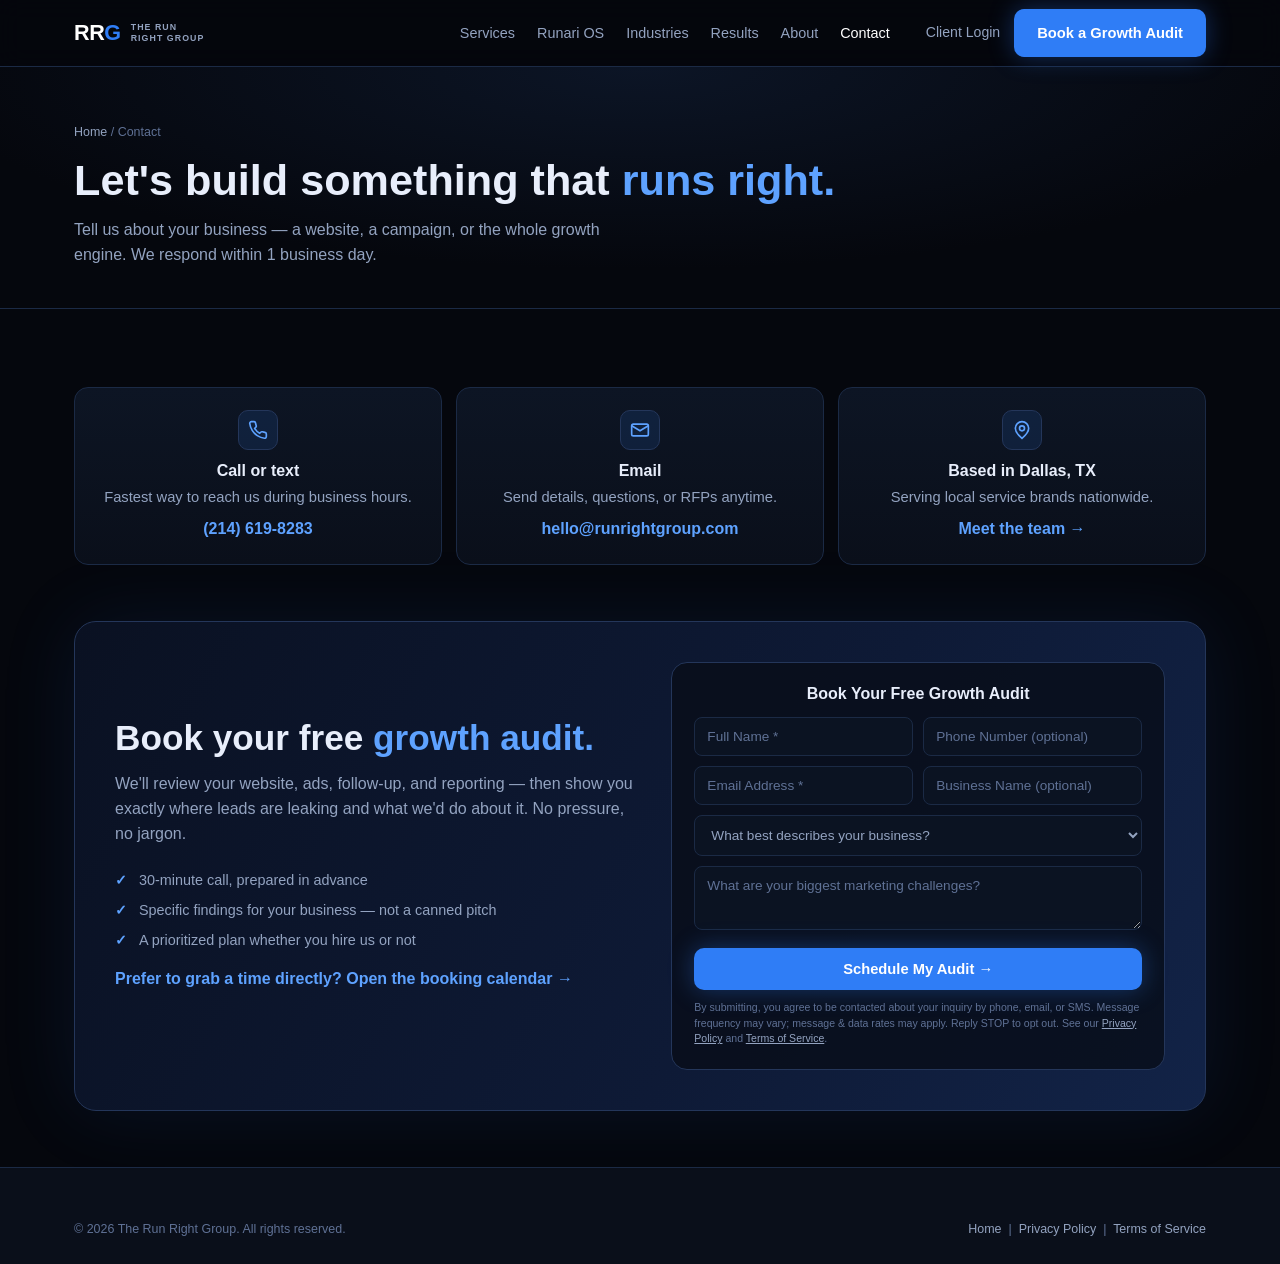
<file: contact/index.html>
<!DOCTYPE html>
<html lang="en">
<head>
<meta charset="UTF-8">
<meta name="viewport" content="width=device-width, initial-scale=1">
<title>Contact The Run Right Group — Book a Free Growth Audit</title>
<meta name="description" content="Book a free growth audit or reach The Run Right Group in Dallas, TX. Call (214) 619-8283, email hello@runrightgroup.com, or send a message — response within 1 business day.">
<link rel="canonical" href="https://www.runrightgroup.com/contact">
<meta property="og:type" content="website">
<meta property="og:site_name" content="The Run Right Group">
<meta property="og:title" content="Contact The Run Right Group — Book a Free Growth Audit">
<meta property="og:description" content="Call, email, or book directly. Response within 1 business day.">
<meta property="og:url" content="https://www.runrightgroup.com/contact">
<meta property="og:image" content="https://www.runrightgroup.com/assets/og-share.jpg">
<meta name="twitter:card" content="summary_large_image">
<link rel="stylesheet" href="/styles.css">
</head>
<body>

<header>
  <div class="wrap">
    <nav aria-label="Main navigation">
      <a class="logo" href="/" aria-label="The Run Right Group home"><span class="mark">RR<b>G</b></span><small>The Run<br>Right Group</small></a>
      <div class="nav-links">
        <a href="/services">Services</a>
        <a href="/runari-os">Runari OS</a>
        <a href="/industries">Industries</a>
        <a href="/results">Results</a>
        <a href="/about">About</a>
        <a href="/contact" style="color:#fff">Contact</a>
      </div>
      <div class="nav-cta">
        <a class="login" href="https://app.runrightgroup.com">Client Login</a>
        <a class="btn btn-primary" href="#audit-form">Book a Growth Audit</a>
      </div>
    </nav>
  </div>
</header>

<main>
<div class="page-hero">
  <div class="wrap">
    <div class="crumbs"><a href="/">Home</a> / Contact</div>
    <h1>Let's build something that <span class="accent">runs right.</span></h1>
    <p>Tell us about your business — a website, a campaign, or the whole growth engine. We respond within 1 business day.</p>
  </div>
</div>

<section>
  <div class="wrap">
    <div class="contact-cards">
      <div class="card">
        <div class="ico" style="margin:0 auto 12px" aria-hidden="true"><svg viewBox="0 0 24 24" fill="none" stroke="currentColor" stroke-width="2"><path d="M22 16.9v3a2 2 0 01-2.2 2 19.8 19.8 0 01-8.6-3.1 19.5 19.5 0 01-6-6A19.8 19.8 0 012.1 4.2 2 2 0 014.1 2h3a2 2 0 012 1.7c.1 1 .4 2 .7 2.9a2 2 0 01-.5 2.1L8 10a16 16 0 006 6l1.3-1.3a2 2 0 012.1-.5c.9.3 1.9.6 2.9.7a2 2 0 011.7 2z"/></svg></div>
        <h3 style="font-size:1rem;margin-bottom:6px">Call or text</h3>
        <p class="mut" style="margin-bottom:8px">Fastest way to reach us during business hours.</p>
        <a href="tel:+12146198283">(214) 619-8283</a>
      </div>
      <div class="card">
        <div class="ico" style="margin:0 auto 12px" aria-hidden="true"><svg viewBox="0 0 24 24" fill="none" stroke="currentColor" stroke-width="2"><rect x="2" y="5" width="20" height="14" rx="2"/><path d="M2 7l10 6L22 7"/></svg></div>
        <h3 style="font-size:1rem;margin-bottom:6px">Email</h3>
        <p class="mut" style="margin-bottom:8px">Send details, questions, or RFPs anytime.</p>
        <a href="mailto:hello@runrightgroup.com">hello@runrightgroup.com</a>
      </div>
      <div class="card">
        <div class="ico" style="margin:0 auto 12px" aria-hidden="true"><svg viewBox="0 0 24 24" fill="none" stroke="currentColor" stroke-width="2"><circle cx="12" cy="10" r="3"/><path d="M12 2a8 8 0 00-8 8c0 5.4 8 12 8 12s8-6.6 8-12a8 8 0 00-8-8z"/></svg></div>
        <h3 style="font-size:1rem;margin-bottom:6px">Based in Dallas, TX</h3>
        <p class="mut" style="margin-bottom:8px">Serving local service brands nationwide.</p>
        <a href="/about">Meet the team &rarr;</a>
      </div>
    </div>
  </div>
</section>

<section style="padding-top:0">
  <div class="wrap">
    <div class="cta-band">
      <div>
        <h2>Book your free <span class="accent">growth audit.</span></h2>
        <p>We'll review your website, ads, follow-up, and reporting — then show you exactly where leads are leaking and what we'd do about it. No pressure, no jargon.</p>
        <ul class="check">
          <li>30-minute call, prepared in advance</li>
          <li>Specific findings for your business — not a canned pitch</li>
          <li>A prioritized plan whether you hire us or not</li>
        </ul>
        <p style="margin-top:16px"><a href="https://app.runrightgroup.com/booking" style="color:var(--blue2);font-weight:600">Prefer to grab a time directly? Open the booking calendar &rarr;</a></p>
      </div>
      <form class="form" id="audit-form" action="#" method="post" aria-label="Book your free growth audit">
        <h3>Book Your Free Growth Audit</h3>
        <div class="row">
          <input type="text" name="name" placeholder="Full Name *" required autocomplete="name">
          <input type="tel" name="phone" placeholder="Phone Number (optional)" autocomplete="tel">
        </div>
        <div class="row">
          <input type="email" name="email" placeholder="Email Address *" required autocomplete="email">
          <input type="text" name="company" placeholder="Business Name (optional)" autocomplete="organization">
        </div>
        <select name="business_type" aria-label="What best describes your business?">
          <option value="" selected>What best describes your business?</option>
          <option>HVAC</option><option>Plumbing</option><option>Roofing</option>
          <option>Electrical</option><option>Local Services</option><option>Professional Services</option><option>Other</option>
        </select>
        <textarea name="challenges" placeholder="What are your biggest marketing challenges?"></textarea>
        <input type="hidden" name="source_page" value="contact-page-form">
        <button class="btn btn-primary" type="submit">Schedule My Audit &rarr;</button>
        <p class="consent">By submitting, you agree to be contacted about your inquiry by phone, email, or SMS. Message frequency may vary; message &amp; data rates may apply. Reply STOP to opt out. See our <a href="/privacy">Privacy Policy</a> and <a href="/terms">Terms of Service</a>.</p>
      </form>
    </div>
  </div>
</section>
</main>

<footer>
  <div class="wrap">
    <div class="foot-bottom" style="border:none;padding:0">
      <span>© 2026 The Run Right Group. All rights reserved.</span>
      <span><a href="/">Home</a> &nbsp;|&nbsp; <a href="/privacy">Privacy Policy</a> &nbsp;|&nbsp; <a href="/terms">Terms of Service</a></span>
    </div>
  </div>
</footer>

</body>
</html>
</file>
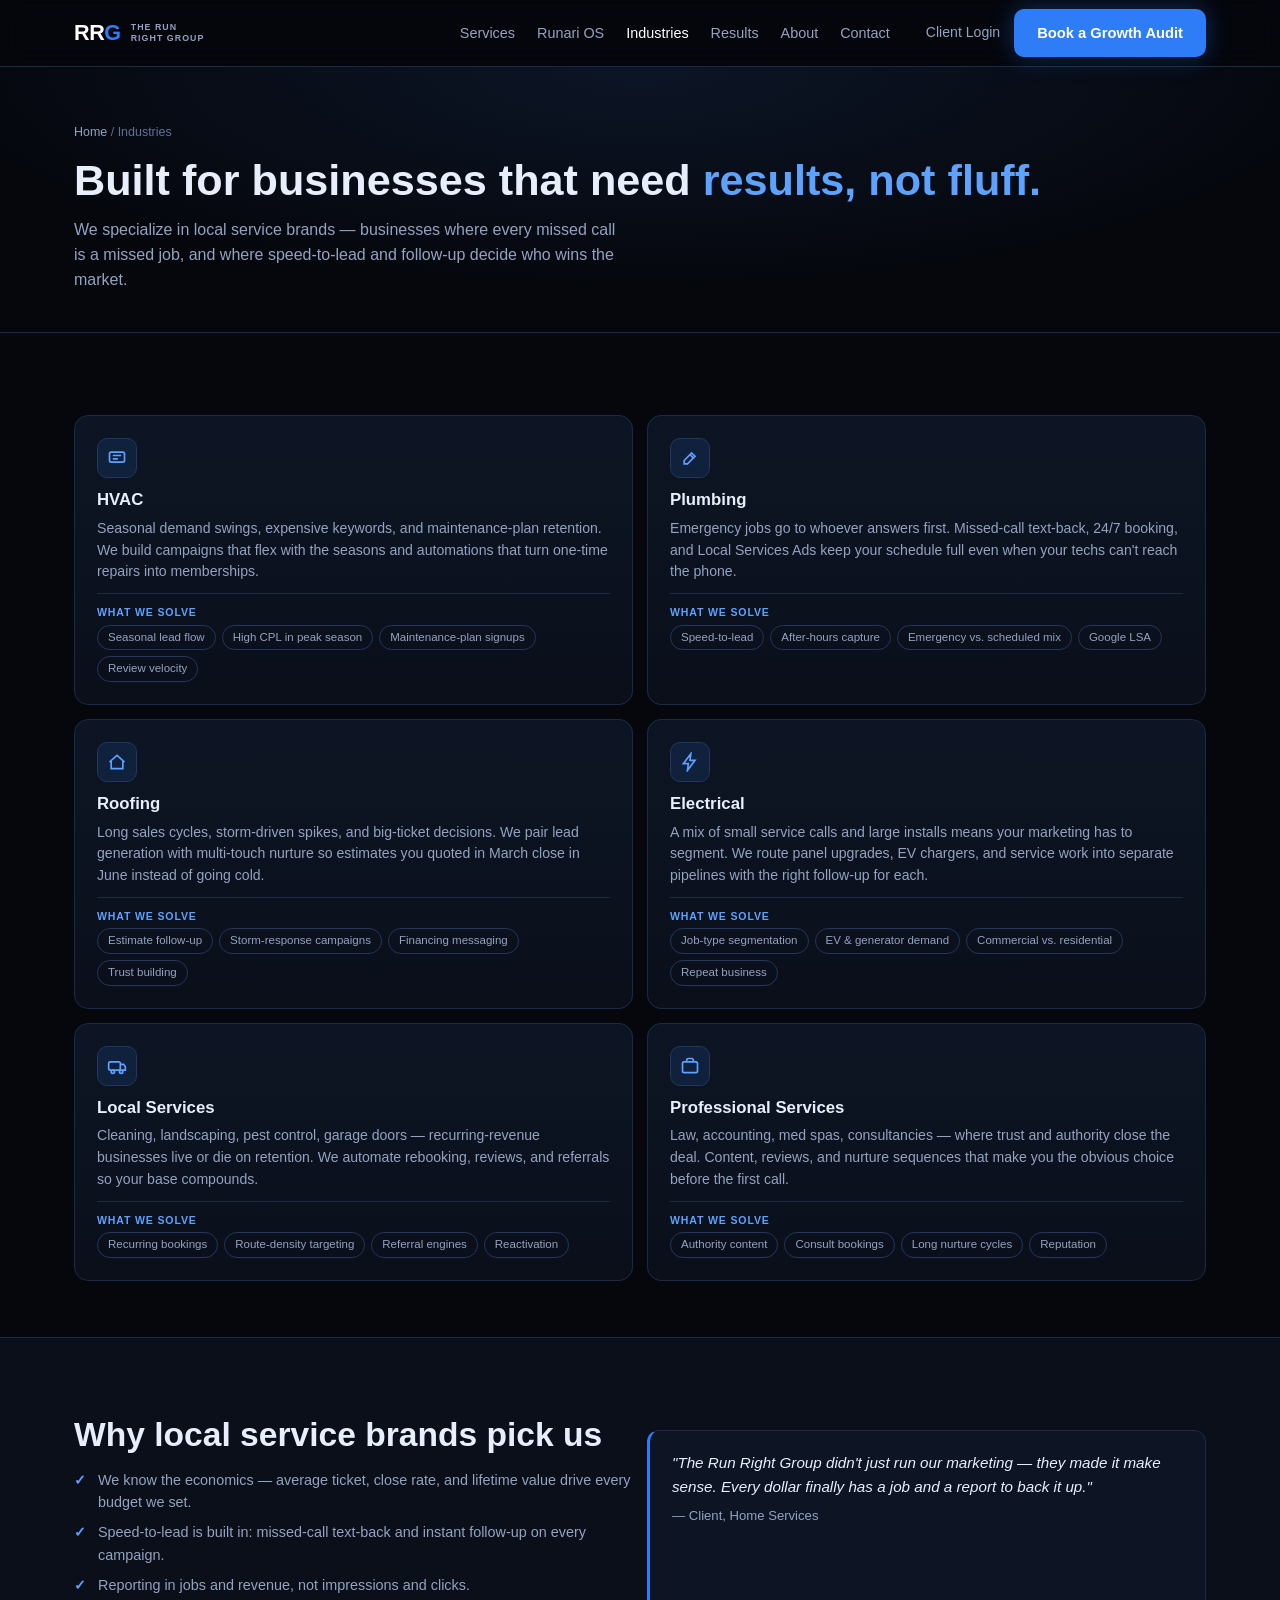
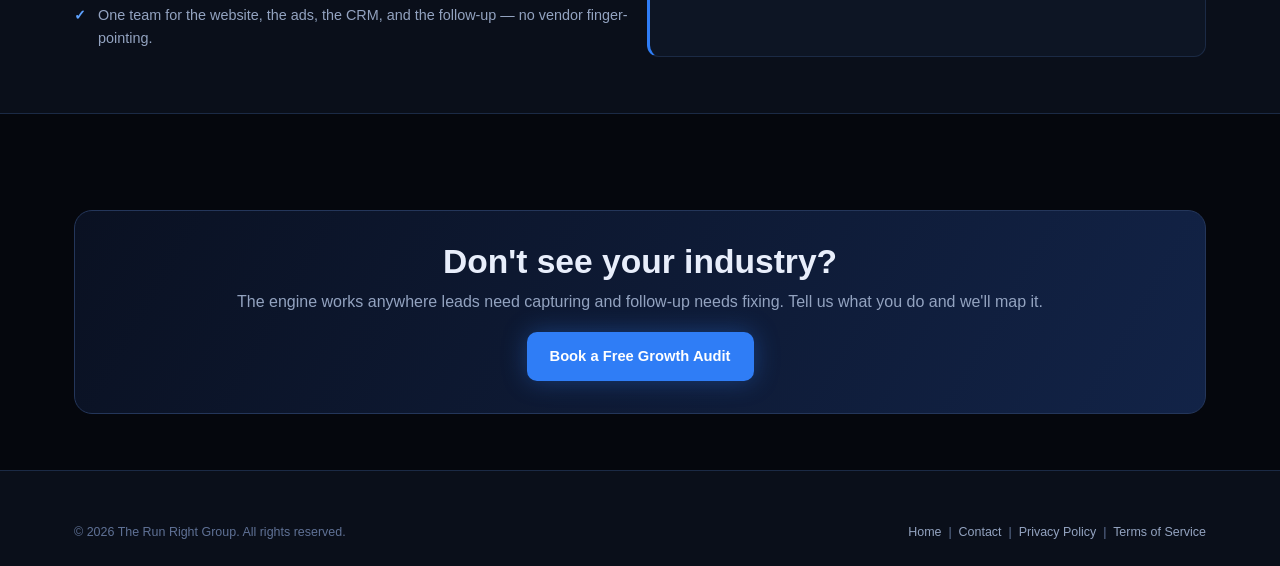
<file: industries/index.html>
<!DOCTYPE html>
<html lang="en">
<head>
<meta charset="UTF-8">
<meta name="viewport" content="width=device-width, initial-scale=1">
<title>Industries We Serve — HVAC, Plumbing, Roofing &amp; More | The Run Right Group</title>
<meta name="description" content="Growth marketing built for HVAC, plumbing, roofing, electrical, local service, and professional service businesses. Lead generation, follow-up systems, and reporting that fit how your trade actually works.">
<link rel="canonical" href="https://www.runrightgroup.com/industries">
<meta property="og:type" content="website">
<meta property="og:site_name" content="The Run Right Group">
<meta property="og:title" content="Industries We Serve — Built for Local Service Brands">
<meta property="og:description" content="HVAC, plumbing, roofing, electrical, local services, and professional services.">
<meta property="og:url" content="https://www.runrightgroup.com/industries">
<meta property="og:image" content="https://www.runrightgroup.com/assets/og-share.jpg">
<meta name="twitter:card" content="summary_large_image">
<link rel="stylesheet" href="/styles.css">
</head>
<body>

<header>
  <div class="wrap">
    <nav aria-label="Main navigation">
      <a class="logo" href="/" aria-label="The Run Right Group home"><span class="mark">RR<b>G</b></span><small>The Run<br>Right Group</small></a>
      <div class="nav-links">
        <a href="/services">Services</a>
        <a href="/runari-os">Runari OS</a>
        <a href="/industries" style="color:#fff">Industries</a>
        <a href="/results">Results</a>
        <a href="/about">About</a>
        <a href="/contact">Contact</a>
      </div>
      <div class="nav-cta">
        <a class="login" href="https://app.runrightgroup.com">Client Login</a>
        <a class="btn btn-primary" href="/contact">Book a Growth Audit</a>
      </div>
    </nav>
  </div>
</header>

<main>
<div class="page-hero">
  <div class="wrap">
    <div class="crumbs"><a href="/">Home</a> / Industries</div>
    <h1>Built for businesses that need <span class="accent">results, not fluff.</span></h1>
    <p>We specialize in local service brands — businesses where every missed call is a missed job, and where speed-to-lead and follow-up decide who wins the market.</p>
  </div>
</div>

<section>
  <div class="wrap">
    <div class="detail">

      <div class="card detail-card" id="hvac">
        <div class="ico" aria-hidden="true"><svg viewBox="0 0 24 24" fill="none" stroke="currentColor" stroke-width="2"><rect x="3" y="5" width="18" height="12" rx="2"/><path d="M7 9h10M7 13h6"/></svg></div>
        <h3>HVAC</h3>
        <p>Seasonal demand swings, expensive keywords, and maintenance-plan retention. We build campaigns that flex with the seasons and automations that turn one-time repairs into memberships.</p>
        <div class="inc"><b>What we solve</b><div class="chips"><span>Seasonal lead flow</span><span>High CPL in peak season</span><span>Maintenance-plan signups</span><span>Review velocity</span></div></div>
      </div>

      <div class="card detail-card" id="plumbing">
        <div class="ico" aria-hidden="true"><svg viewBox="0 0 24 24" fill="none" stroke="currentColor" stroke-width="2"><path d="M14 6l4 4-9 9H5v-4l9-9zM12 8l4 4"/></svg></div>
        <h3>Plumbing</h3>
        <p>Emergency jobs go to whoever answers first. Missed-call text-back, 24/7 booking, and Local Services Ads keep your schedule full even when your techs can't reach the phone.</p>
        <div class="inc"><b>What we solve</b><div class="chips"><span>Speed-to-lead</span><span>After-hours capture</span><span>Emergency vs. scheduled mix</span><span>Google LSA</span></div></div>
      </div>

      <div class="card detail-card" id="roofing">
        <div class="ico" aria-hidden="true"><svg viewBox="0 0 24 24" fill="none" stroke="currentColor" stroke-width="2"><path d="M3 12l9-8 9 8M5 10v10h14V10"/></svg></div>
        <h3>Roofing</h3>
        <p>Long sales cycles, storm-driven spikes, and big-ticket decisions. We pair lead generation with multi-touch nurture so estimates you quoted in March close in June instead of going cold.</p>
        <div class="inc"><b>What we solve</b><div class="chips"><span>Estimate follow-up</span><span>Storm-response campaigns</span><span>Financing messaging</span><span>Trust building</span></div></div>
      </div>

      <div class="card detail-card" id="electrical">
        <div class="ico" aria-hidden="true"><svg viewBox="0 0 24 24" fill="none" stroke="currentColor" stroke-width="2"><path d="M13 2L4 14h6l-1 8 9-12h-6l1-8z"/></svg></div>
        <h3>Electrical</h3>
        <p>A mix of small service calls and large installs means your marketing has to segment. We route panel upgrades, EV chargers, and service work into separate pipelines with the right follow-up for each.</p>
        <div class="inc"><b>What we solve</b><div class="chips"><span>Job-type segmentation</span><span>EV &amp; generator demand</span><span>Commercial vs. residential</span><span>Repeat business</span></div></div>
      </div>

      <div class="card detail-card" id="local">
        <div class="ico" aria-hidden="true"><svg viewBox="0 0 24 24" fill="none" stroke="currentColor" stroke-width="2"><rect x="2" y="7" width="14" height="10" rx="2"/><path d="M16 10h4l2 3v4h-6M7 21a2 2 0 100-4 2 2 0 000 4zM17 21a2 2 0 100-4 2 2 0 000 4z"/></svg></div>
        <h3>Local Services</h3>
        <p>Cleaning, landscaping, pest control, garage doors — recurring-revenue businesses live or die on retention. We automate rebooking, reviews, and referrals so your base compounds.</p>
        <div class="inc"><b>What we solve</b><div class="chips"><span>Recurring bookings</span><span>Route-density targeting</span><span>Referral engines</span><span>Reactivation</span></div></div>
      </div>

      <div class="card detail-card" id="professional">
        <div class="ico" aria-hidden="true"><svg viewBox="0 0 24 24" fill="none" stroke="currentColor" stroke-width="2"><rect x="3" y="7" width="18" height="13" rx="2"/><path d="M8 7V5a2 2 0 012-2h4a2 2 0 012 2v2"/></svg></div>
        <h3>Professional Services</h3>
        <p>Law, accounting, med spas, consultancies — where trust and authority close the deal. Content, reviews, and nurture sequences that make you the obvious choice before the first call.</p>
        <div class="inc"><b>What we solve</b><div class="chips"><span>Authority content</span><span>Consult bookings</span><span>Long nurture cycles</span><span>Reputation</span></div></div>
      </div>

    </div>
  </div>
</section>

<section class="engine">
  <div class="wrap two-col">
    <div>
      <h2>Why local service brands pick us</h2>
      <ul class="check" style="margin-top:14px">
        <li>We know the economics — average ticket, close rate, and lifetime value drive every budget we set.</li>
        <li>Speed-to-lead is built in: missed-call text-back and instant follow-up on every campaign.</li>
        <li>Reporting in jobs and revenue, not impressions and clicks.</li>
        <li>One team for the website, the ads, the CRM, and the follow-up — no vendor finger-pointing.</li>
      </ul>
    </div>
    <div class="quote">
      <p>"The Run Right Group didn't just run our marketing — they made it make sense. Every dollar finally has a job and a report to back it up."</p>
      <footer>— Client, Home Services</footer>
    </div>
  </div>
</section>

<section>
  <div class="wrap">
    <div class="mini-cta">
      <h2>Don't see your industry?</h2>
      <p>The engine works anywhere leads need capturing and follow-up needs fixing. Tell us what you do and we'll map it.</p>
      <a class="btn btn-primary" href="/contact">Book a Free Growth Audit</a>
    </div>
  </div>
</section>
</main>

<footer>
  <div class="wrap">
    <div class="foot-bottom" style="border:none;padding:0">
      <span>© 2026 The Run Right Group. All rights reserved.</span>
      <span><a href="/">Home</a> &nbsp;|&nbsp; <a href="/contact">Contact</a> &nbsp;|&nbsp; <a href="/privacy">Privacy Policy</a> &nbsp;|&nbsp; <a href="/terms">Terms of Service</a></span>
    </div>
  </div>
</footer>

</body>
</html>
</file>
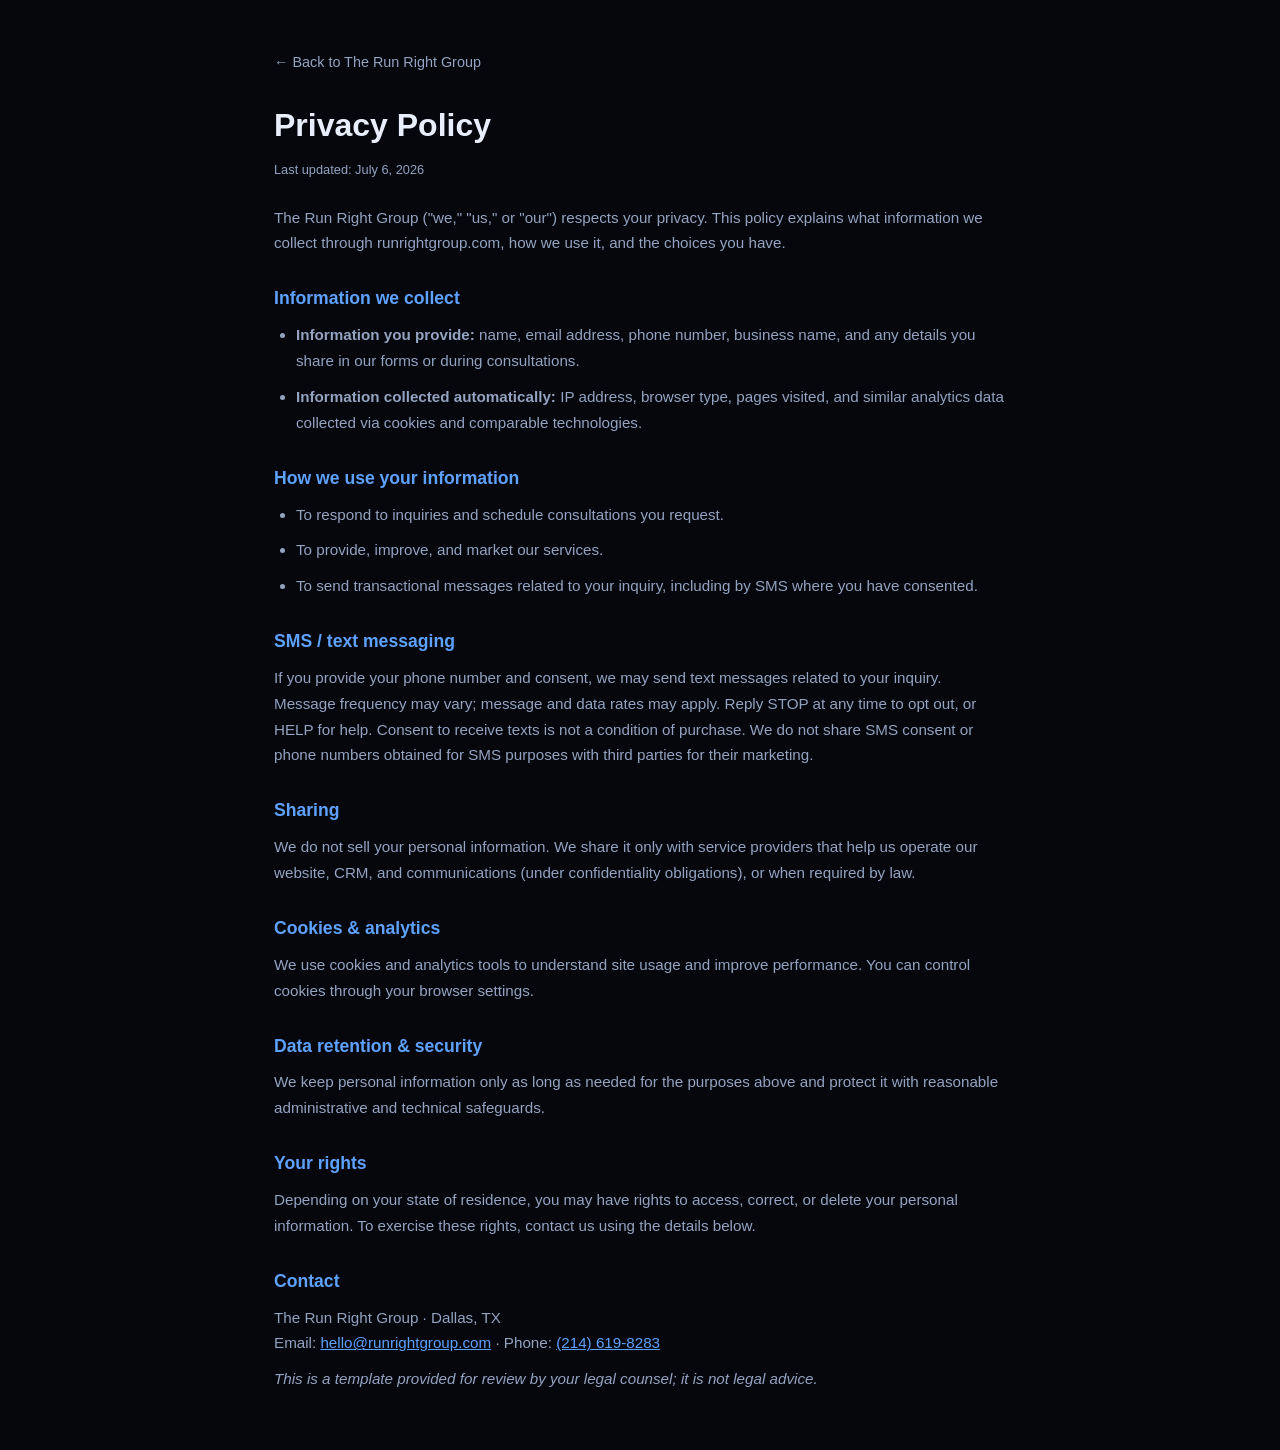
<file: privacy/index.html>
<!DOCTYPE html>
<html lang="en">
<head>
<meta charset="UTF-8">
<meta name="viewport" content="width=device-width, initial-scale=1">
<title>Privacy Policy — The Run Right Group</title>
<meta name="description" content="How The Run Right Group collects, uses, and protects your personal information.">
<meta name="robots" content="noindex,follow">
<style>
:root{--bg:#05070d;--panel:#0d1524;--line:#1b2a45;--blue:#2f7df6;--blue2:#5ea2ff;--txt:#e8eefb;--mut:#93a3c0}
*{margin:0;padding:0;box-sizing:border-box}
body{font-family:'Inter',-apple-system,BlinkMacSystemFont,'Segoe UI',Roboto,sans-serif;background:var(--bg);color:var(--txt);line-height:1.7}
.wrap{max-width:780px;margin:0 auto;padding:48px 24px}
a{color:var(--blue2)}
h1{font-size:2rem;margin-bottom:6px}
h2{font-size:1.1rem;margin:28px 0 8px;color:var(--blue2)}
p,li{color:var(--mut);font-size:.95rem;margin-bottom:10px}
ul{padding-left:22px}
.back{display:inline-block;margin-bottom:24px;font-size:.9rem;color:var(--mut);text-decoration:none}
.back:hover{color:#fff}
.updated{font-size:.8rem;color:var(--mut);margin-bottom:24px}
</style>
</head>
<body>
<div class="wrap">
<a class="back" href="/">&larr; Back to The Run Right Group</a>
<h1>Privacy Policy</h1>
<p class="updated">Last updated: July 6, 2026</p>

<p>The Run Right Group ("we," "us," or "our") respects your privacy. This policy explains what information we collect through runrightgroup.com, how we use it, and the choices you have.</p>

<h2>Information we collect</h2>
<ul>
<li><strong>Information you provide:</strong> name, email address, phone number, business name, and any details you share in our forms or during consultations.</li>
<li><strong>Information collected automatically:</strong> IP address, browser type, pages visited, and similar analytics data collected via cookies and comparable technologies.</li>
</ul>

<h2>How we use your information</h2>
<ul>
<li>To respond to inquiries and schedule consultations you request.</li>
<li>To provide, improve, and market our services.</li>
<li>To send transactional messages related to your inquiry, including by SMS where you have consented.</li>
</ul>

<h2>SMS / text messaging</h2>
<p>If you provide your phone number and consent, we may send text messages related to your inquiry. Message frequency may vary; message and data rates may apply. Reply STOP at any time to opt out, or HELP for help. Consent to receive texts is not a condition of purchase. We do not share SMS consent or phone numbers obtained for SMS purposes with third parties for their marketing.</p>

<h2>Sharing</h2>
<p>We do not sell your personal information. We share it only with service providers that help us operate our website, CRM, and communications (under confidentiality obligations), or when required by law.</p>

<h2>Cookies &amp; analytics</h2>
<p>We use cookies and analytics tools to understand site usage and improve performance. You can control cookies through your browser settings.</p>

<h2>Data retention &amp; security</h2>
<p>We keep personal information only as long as needed for the purposes above and protect it with reasonable administrative and technical safeguards.</p>

<h2>Your rights</h2>
<p>Depending on your state of residence, you may have rights to access, correct, or delete your personal information. To exercise these rights, contact us using the details below.</p>

<h2>Contact</h2>
<p>The Run Right Group · Dallas, TX<br>
Email: <a href="mailto:hello@runrightgroup.com">hello@runrightgroup.com</a> · Phone: <a href="tel:+12146198283">(214) 619-8283</a></p>

<p><em>This is a template provided for review by your legal counsel; it is not legal advice.</em></p>
</div>
</body>
</html>
</file>
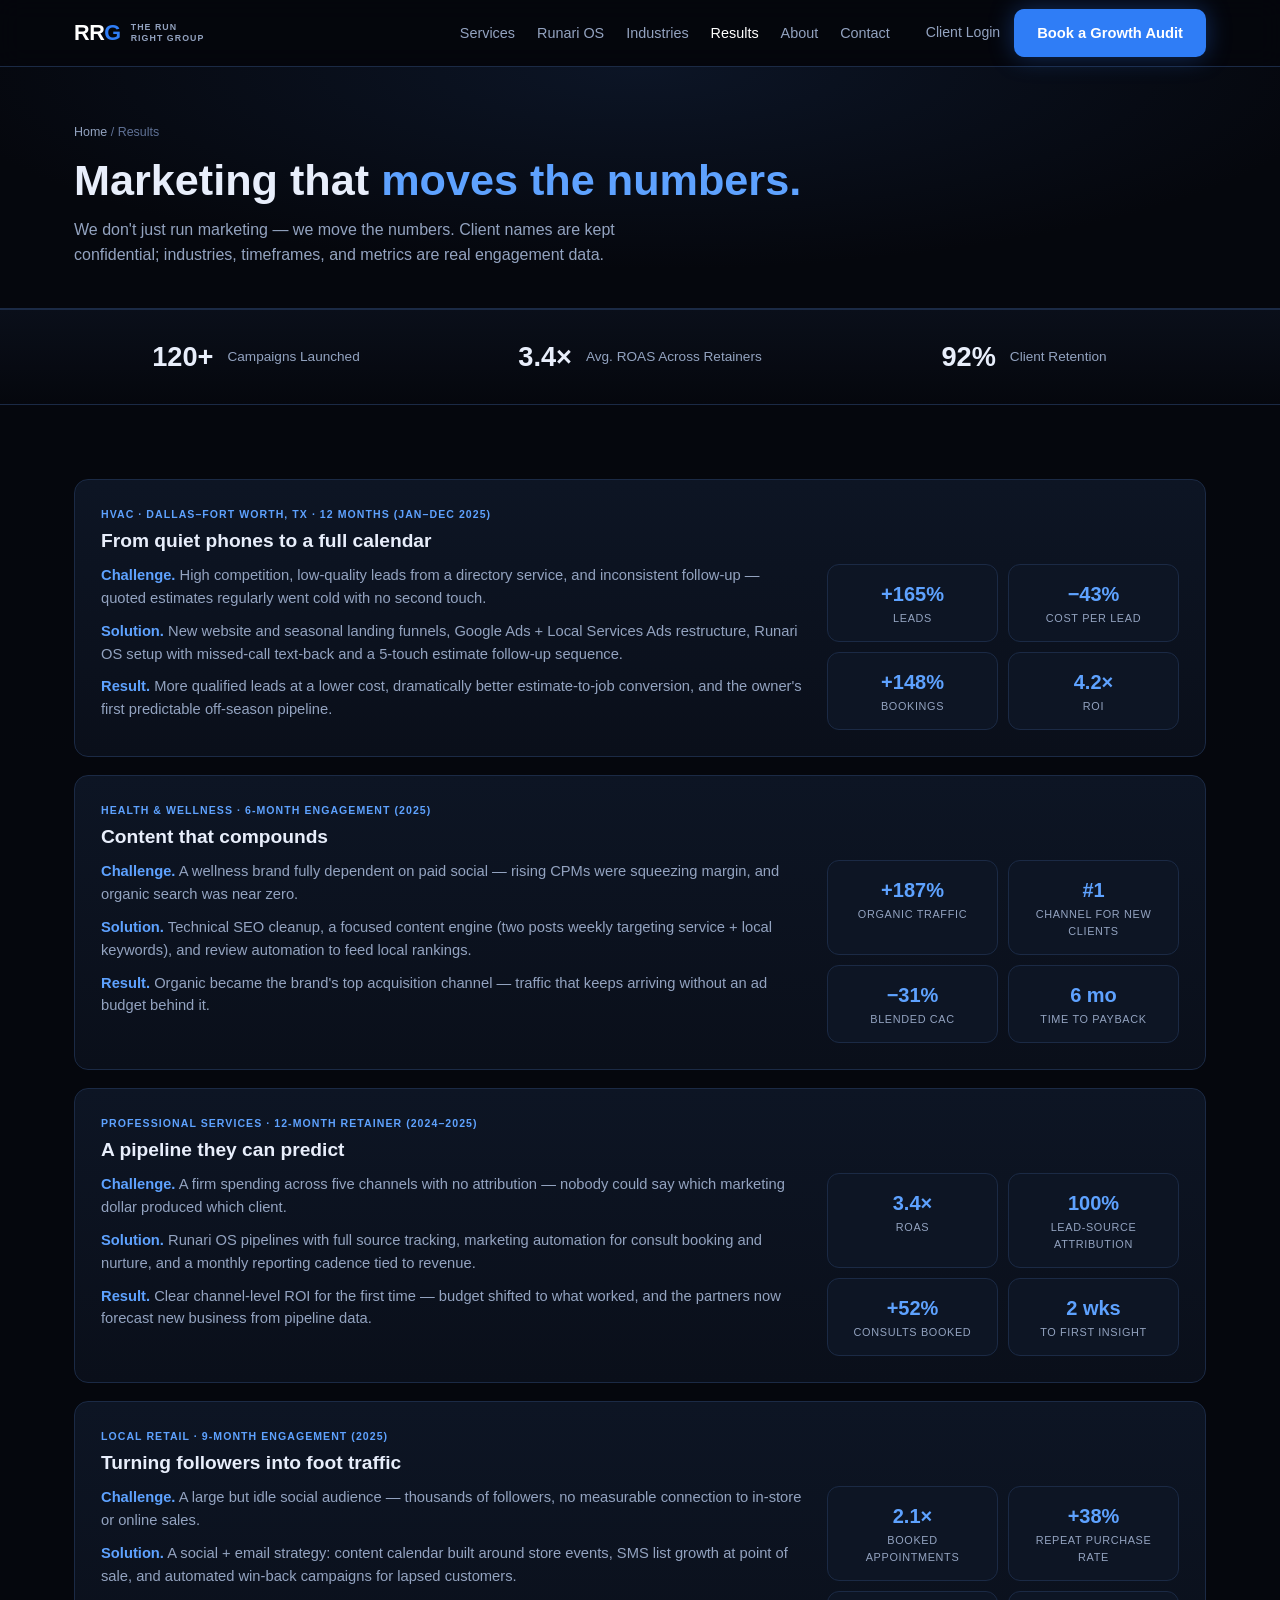
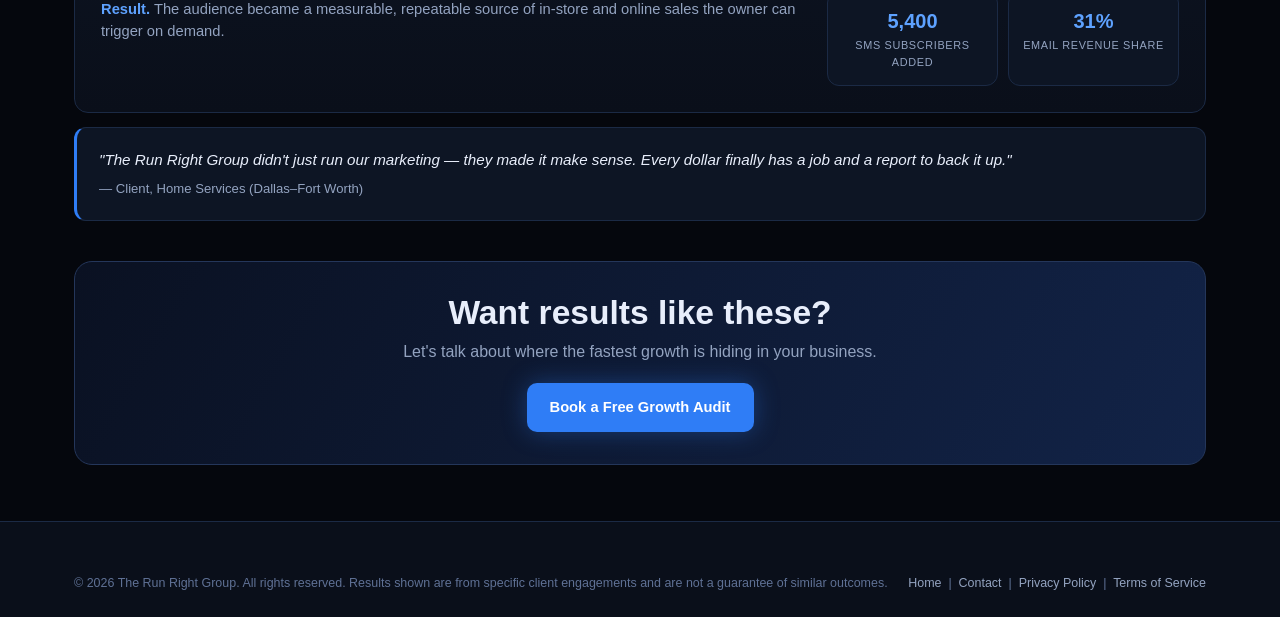
<file: results/index.html>
<!DOCTYPE html>
<html lang="en">
<head>
<meta charset="UTF-8">
<meta name="viewport" content="width=device-width, initial-scale=1">
<title>Results &amp; Case Studies — The Run Right Group</title>
<meta name="description" content="Real numbers from real engagements: +165% leads for an HVAC company, 187% organic growth for a wellness brand, 3.4× ROAS for professional services. See how we did it.">
<link rel="canonical" href="https://www.runrightgroup.com/results">
<meta property="og:type" content="website">
<meta property="og:site_name" content="The Run Right Group">
<meta property="og:title" content="Results &amp; Case Studies — Marketing That Moves the Numbers">
<meta property="og:description" content="Real numbers from real engagements across HVAC, wellness, professional services, and local retail.">
<meta property="og:url" content="https://www.runrightgroup.com/results">
<meta property="og:image" content="https://www.runrightgroup.com/assets/og-share.jpg">
<meta name="twitter:card" content="summary_large_image">
<link rel="stylesheet" href="/styles.css">
</head>
<body>

<header>
  <div class="wrap">
    <nav aria-label="Main navigation">
      <a class="logo" href="/" aria-label="The Run Right Group home"><span class="mark">RR<b>G</b></span><small>The Run<br>Right Group</small></a>
      <div class="nav-links">
        <a href="/services">Services</a>
        <a href="/runari-os">Runari OS</a>
        <a href="/industries">Industries</a>
        <a href="/results" style="color:#fff">Results</a>
        <a href="/about">About</a>
        <a href="/contact">Contact</a>
      </div>
      <div class="nav-cta">
        <a class="login" href="https://app.runrightgroup.com">Client Login</a>
        <a class="btn btn-primary" href="/contact">Book a Growth Audit</a>
      </div>
    </nav>
  </div>
</header>

<main>
<div class="page-hero">
  <div class="wrap">
    <div class="crumbs"><a href="/">Home</a> / Results</div>
    <h1>Marketing that <span class="accent">moves the numbers.</span></h1>
    <p>We don't just run marketing — we move the numbers. Client names are kept confidential; industries, timeframes, and metrics are real engagement data.</p>
  </div>
</div>

<div class="stats">
  <div class="wrap">
    <div class="stat"><span class="n">120+</span><span class="l">Campaigns Launched</span></div>
    <div class="stat"><span class="n">3.4×</span><span class="l">Avg. ROAS Across Retainers</span></div>
    <div class="stat"><span class="n">92%</span><span class="l">Client Retention</span></div>
  </div>
</div>

<section>
  <div class="wrap">

    <div class="cs" id="hvac-case">
      <div class="tag">HVAC · Dallas–Fort Worth, TX · 12 months (Jan–Dec 2025)</div>
      <h3>From quiet phones to a full calendar</h3>
      <div class="cs-grid">
        <div>
          <p class="mut" style="margin-bottom:10px"><b style="color:var(--blue2)">Challenge.</b> High competition, low-quality leads from a directory service, and inconsistent follow-up — quoted estimates regularly went cold with no second touch.</p>
          <p class="mut" style="margin-bottom:10px"><b style="color:var(--blue2)">Solution.</b> New website and seasonal landing funnels, Google Ads + Local Services Ads restructure, Runari OS setup with missed-call text-back and a 5-touch estimate follow-up sequence.</p>
          <p class="mut"><b style="color:var(--blue2)">Result.</b> More qualified leads at a lower cost, dramatically better estimate-to-job conversion, and the owner's first predictable off-season pipeline.</p>
        </div>
        <div class="cs-metrics">
          <div class="cm"><div class="n">+165%</div><div class="l">Leads</div></div>
          <div class="cm"><div class="n">−43%</div><div class="l">Cost per lead</div></div>
          <div class="cm"><div class="n">+148%</div><div class="l">Bookings</div></div>
          <div class="cm"><div class="n">4.2×</div><div class="l">ROI</div></div>
        </div>
      </div>
    </div>

    <div class="cs" id="wellness-case">
      <div class="tag">Health &amp; Wellness · 6-month engagement (2025)</div>
      <h3>Content that compounds</h3>
      <div class="cs-grid">
        <div>
          <p class="mut" style="margin-bottom:10px"><b style="color:var(--blue2)">Challenge.</b> A wellness brand fully dependent on paid social — rising CPMs were squeezing margin, and organic search was near zero.</p>
          <p class="mut" style="margin-bottom:10px"><b style="color:var(--blue2)">Solution.</b> Technical SEO cleanup, a focused content engine (two posts weekly targeting service + local keywords), and review automation to feed local rankings.</p>
          <p class="mut"><b style="color:var(--blue2)">Result.</b> Organic became the brand's top acquisition channel — traffic that keeps arriving without an ad budget behind it.</p>
        </div>
        <div class="cs-metrics">
          <div class="cm"><div class="n">+187%</div><div class="l">Organic traffic</div></div>
          <div class="cm"><div class="n">#1</div><div class="l">Channel for new clients</div></div>
          <div class="cm"><div class="n">−31%</div><div class="l">Blended CAC</div></div>
          <div class="cm"><div class="n">6 mo</div><div class="l">Time to payback</div></div>
        </div>
      </div>
    </div>

    <div class="cs" id="proserv-case">
      <div class="tag">Professional Services · 12-month retainer (2024–2025)</div>
      <h3>A pipeline they can predict</h3>
      <div class="cs-grid">
        <div>
          <p class="mut" style="margin-bottom:10px"><b style="color:var(--blue2)">Challenge.</b> A firm spending across five channels with no attribution — nobody could say which marketing dollar produced which client.</p>
          <p class="mut" style="margin-bottom:10px"><b style="color:var(--blue2)">Solution.</b> Runari OS pipelines with full source tracking, marketing automation for consult booking and nurture, and a monthly reporting cadence tied to revenue.</p>
          <p class="mut"><b style="color:var(--blue2)">Result.</b> Clear channel-level ROI for the first time — budget shifted to what worked, and the partners now forecast new business from pipeline data.</p>
        </div>
        <div class="cs-metrics">
          <div class="cm"><div class="n">3.4×</div><div class="l">ROAS</div></div>
          <div class="cm"><div class="n">100%</div><div class="l">Lead-source attribution</div></div>
          <div class="cm"><div class="n">+52%</div><div class="l">Consults booked</div></div>
          <div class="cm"><div class="n">2 wks</div><div class="l">To first insight</div></div>
        </div>
      </div>
    </div>

    <div class="cs" id="retail-case">
      <div class="tag">Local Retail · 9-month engagement (2025)</div>
      <h3>Turning followers into foot traffic</h3>
      <div class="cs-grid">
        <div>
          <p class="mut" style="margin-bottom:10px"><b style="color:var(--blue2)">Challenge.</b> A large but idle social audience — thousands of followers, no measurable connection to in-store or online sales.</p>
          <p class="mut" style="margin-bottom:10px"><b style="color:var(--blue2)">Solution.</b> A social + email strategy: content calendar built around store events, SMS list growth at point of sale, and automated win-back campaigns for lapsed customers.</p>
          <p class="mut"><b style="color:var(--blue2)">Result.</b> The audience became a measurable, repeatable source of in-store and online sales the owner can trigger on demand.</p>
        </div>
        <div class="cs-metrics">
          <div class="cm"><div class="n">2.1×</div><div class="l">Booked appointments</div></div>
          <div class="cm"><div class="n">+38%</div><div class="l">Repeat purchase rate</div></div>
          <div class="cm"><div class="n">5,400</div><div class="l">SMS subscribers added</div></div>
          <div class="cm"><div class="n">31%</div><div class="l">Email revenue share</div></div>
        </div>
      </div>
    </div>

    <div class="quote">
      <p>"The Run Right Group didn't just run our marketing — they made it make sense. Every dollar finally has a job and a report to back it up."</p>
      <footer>— Client, Home Services (Dallas–Fort Worth)</footer>
    </div>

    <div class="mini-cta">
      <h2>Want results like these?</h2>
      <p>Let's talk about where the fastest growth is hiding in your business.</p>
      <a class="btn btn-primary" href="/contact">Book a Free Growth Audit</a>
    </div>
  </div>
</section>
</main>

<footer>
  <div class="wrap">
    <div class="foot-bottom" style="border:none;padding:0">
      <span>© 2026 The Run Right Group. All rights reserved. Results shown are from specific client engagements and are not a guarantee of similar outcomes.</span>
      <span><a href="/">Home</a> &nbsp;|&nbsp; <a href="/contact">Contact</a> &nbsp;|&nbsp; <a href="/privacy">Privacy Policy</a> &nbsp;|&nbsp; <a href="/terms">Terms of Service</a></span>
    </div>
  </div>
</footer>

</body>
</html>
</file>
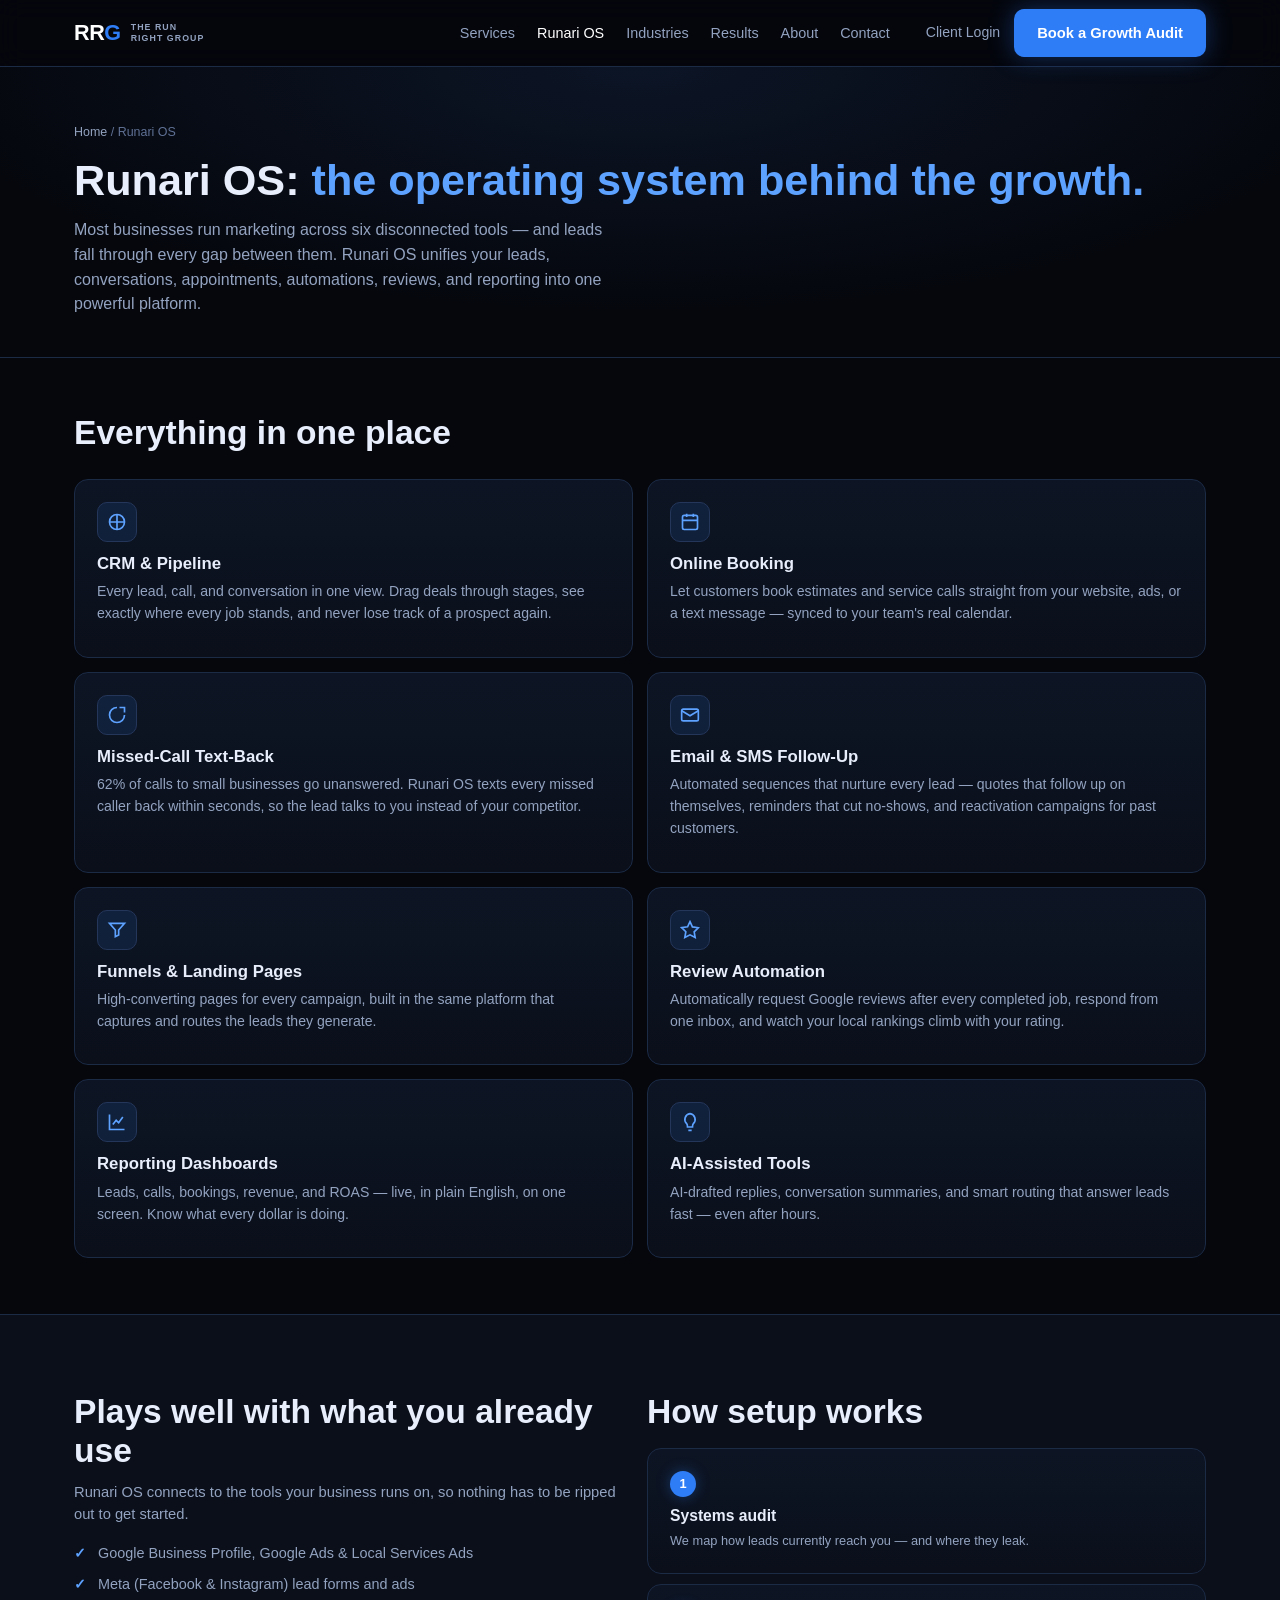
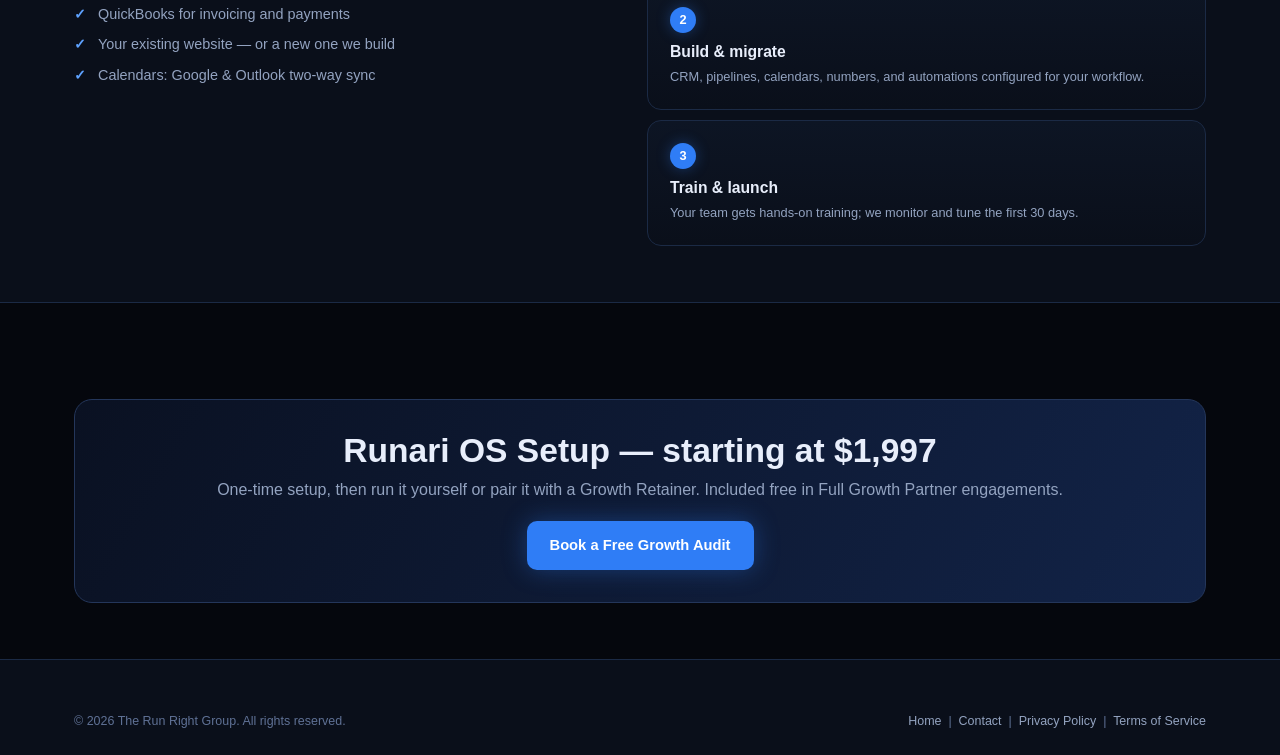
<file: runari-os/index.html>
<!DOCTYPE html>
<html lang="en">
<head>
<meta charset="UTF-8">
<meta name="viewport" content="width=device-width, initial-scale=1">
<title>Runari OS — The Operating System Behind the Growth | The Run Right Group</title>
<meta name="description" content="Runari OS unifies your leads, conversations, appointments, automations, reviews, and reporting into one platform. CRM, online booking, missed-call text-back, and more.">
<link rel="canonical" href="https://www.runrightgroup.com/runari-os">
<meta property="og:type" content="website">
<meta property="og:site_name" content="The Run Right Group">
<meta property="og:title" content="Runari OS — The Operating System Behind the Growth">
<meta property="og:description" content="Leads, conversations, appointments, automations, reviews, and reporting — one powerful platform.">
<meta property="og:url" content="https://www.runrightgroup.com/runari-os">
<meta property="og:image" content="https://www.runrightgroup.com/assets/og-share.jpg">
<meta name="twitter:card" content="summary_large_image">
<link rel="stylesheet" href="/styles.css">
</head>
<body>

<header>
  <div class="wrap">
    <nav aria-label="Main navigation">
      <a class="logo" href="/" aria-label="The Run Right Group home"><span class="mark">RR<b>G</b></span><small>The Run<br>Right Group</small></a>
      <div class="nav-links">
        <a href="/services">Services</a>
        <a href="/runari-os" style="color:#fff">Runari OS</a>
        <a href="/industries">Industries</a>
        <a href="/results">Results</a>
        <a href="/about">About</a>
        <a href="/contact">Contact</a>
      </div>
      <div class="nav-cta">
        <a class="login" href="https://app.runrightgroup.com">Client Login</a>
        <a class="btn btn-primary" href="/contact">Book a Growth Audit</a>
      </div>
    </nav>
  </div>
</header>

<main>
<div class="page-hero">
  <div class="wrap">
    <div class="crumbs"><a href="/">Home</a> / Runari OS</div>
    <h1>Runari OS: <span class="accent">the operating system behind the growth.</span></h1>
    <p>Most businesses run marketing across six disconnected tools — and leads fall through every gap between them. Runari OS unifies your leads, conversations, appointments, automations, reviews, and reporting into one powerful platform.</p>
  </div>
</div>

<section id="features">
  <div class="wrap">
    <h2>Everything in one place</h2>
    <div class="detail">
      <div class="card detail-card"><div class="ico" aria-hidden="true"><svg viewBox="0 0 24 24" fill="none" stroke="currentColor" stroke-width="2"><circle cx="12" cy="12" r="9"/><path d="M12 3v18M3 12h18"/></svg></div><h3>CRM &amp; Pipeline</h3><p>Every lead, call, and conversation in one view. Drag deals through stages, see exactly where every job stands, and never lose track of a prospect again.</p></div>
      <div class="card detail-card"><div class="ico" aria-hidden="true"><svg viewBox="0 0 24 24" fill="none" stroke="currentColor" stroke-width="2"><rect x="3" y="4" width="18" height="17" rx="2"/><path d="M8 2v4M16 2v4M3 10h18"/></svg></div><h3>Online Booking</h3><p>Let customers book estimates and service calls straight from your website, ads, or a text message — synced to your team's real calendar.</p></div>
      <div class="card detail-card"><div class="ico" aria-hidden="true"><svg viewBox="0 0 24 24" fill="none" stroke="currentColor" stroke-width="2"><path d="M21 12a9 9 0 11-9-9"/><path d="M15 3h6v6"/></svg></div><h3>Missed-Call Text-Back</h3><p>62% of calls to small businesses go unanswered. Runari OS texts every missed caller back within seconds, so the lead talks to you instead of your competitor.</p></div>
      <div class="card detail-card"><div class="ico" aria-hidden="true"><svg viewBox="0 0 24 24" fill="none" stroke="currentColor" stroke-width="2"><rect x="2" y="5" width="20" height="14" rx="2"/><path d="M2 7l10 6L22 7"/></svg></div><h3>Email &amp; SMS Follow-Up</h3><p>Automated sequences that nurture every lead — quotes that follow up on themselves, reminders that cut no-shows, and reactivation campaigns for past customers.</p></div>
      <div class="card detail-card"><div class="ico" aria-hidden="true"><svg viewBox="0 0 24 24" fill="none" stroke="currentColor" stroke-width="2"><path d="M3 4h18l-7 8v6l-4 2v-8L3 4z"/></svg></div><h3>Funnels &amp; Landing Pages</h3><p>High-converting pages for every campaign, built in the same platform that captures and routes the leads they generate.</p></div>
      <div class="card detail-card"><div class="ico" aria-hidden="true"><svg viewBox="0 0 24 24" fill="none" stroke="currentColor" stroke-width="2"><path d="M12 2l2.9 6.3L22 9.3l-5 4.9 1.2 6.9L12 17.8 5.8 21l1.2-6.9-5-4.9 7.1-1L12 2z"/></svg></div><h3>Review Automation</h3><p>Automatically request Google reviews after every completed job, respond from one inbox, and watch your local rankings climb with your rating.</p></div>
      <div class="card detail-card"><div class="ico" aria-hidden="true"><svg viewBox="0 0 24 24" fill="none" stroke="currentColor" stroke-width="2"><path d="M3 3v18h18"/><path d="M7 15l4-5 3 3 5-7"/></svg></div><h3>Reporting Dashboards</h3><p>Leads, calls, bookings, revenue, and ROAS — live, in plain English, on one screen. Know what every dollar is doing.</p></div>
      <div class="card detail-card"><div class="ico" aria-hidden="true"><svg viewBox="0 0 24 24" fill="none" stroke="currentColor" stroke-width="2"><path d="M9 18h6M10 22h4M12 2a7 7 0 00-4 12c1 1 1 2 1 4h6c0-2 0-3 1-4a7 7 0 00-4-12z"/></svg></div><h3>AI-Assisted Tools</h3><p>AI-drafted replies, conversation summaries, and smart routing that answer leads fast — even after hours.</p></div>
    </div>
  </div>
</section>

<section class="engine" id="integrations">
  <div class="wrap two-col">
    <div>
      <h2>Plays well with what you already use</h2>
      <p class="mut" style="margin:10px 0 16px">Runari OS connects to the tools your business runs on, so nothing has to be ripped out to get started.</p>
      <ul class="check">
        <li>Google Business Profile, Google Ads &amp; Local Services Ads</li>
        <li>Meta (Facebook &amp; Instagram) lead forms and ads</li>
        <li>QuickBooks for invoicing and payments</li>
        <li>Your existing website — or a new one we build</li>
        <li>Calendars: Google &amp; Outlook two-way sync</li>
      </ul>
    </div>
    <div>
      <h2>How setup works</h2>
      <div style="margin-top:16px">
        <div class="card step" style="margin-bottom:10px"><div class="num">1</div><h3>Systems audit</h3><p>We map how leads currently reach you — and where they leak.</p></div>
        <div class="card step" style="margin-bottom:10px"><div class="num">2</div><h3>Build &amp; migrate</h3><p>CRM, pipelines, calendars, numbers, and automations configured for your workflow.</p></div>
        <div class="card step"><div class="num">3</div><h3>Train &amp; launch</h3><p>Your team gets hands-on training; we monitor and tune the first 30 days.</p></div>
      </div>
    </div>
  </div>
</section>

<section id="pricing">
  <div class="wrap">
    <div class="mini-cta">
      <h2>Runari OS Setup — starting at $1,997</h2>
      <p>One-time setup, then run it yourself or pair it with a Growth Retainer. Included free in Full Growth Partner engagements.</p>
      <a class="btn btn-primary" href="/contact">Book a Free Growth Audit</a>
    </div>
  </div>
</section>
</main>

<footer>
  <div class="wrap">
    <div class="foot-bottom" style="border:none;padding:0">
      <span>© 2026 The Run Right Group. All rights reserved.</span>
      <span><a href="/">Home</a> &nbsp;|&nbsp; <a href="/contact">Contact</a> &nbsp;|&nbsp; <a href="/privacy">Privacy Policy</a> &nbsp;|&nbsp; <a href="/terms">Terms of Service</a></span>
    </div>
  </div>
</footer>

</body>
</html>
</file>
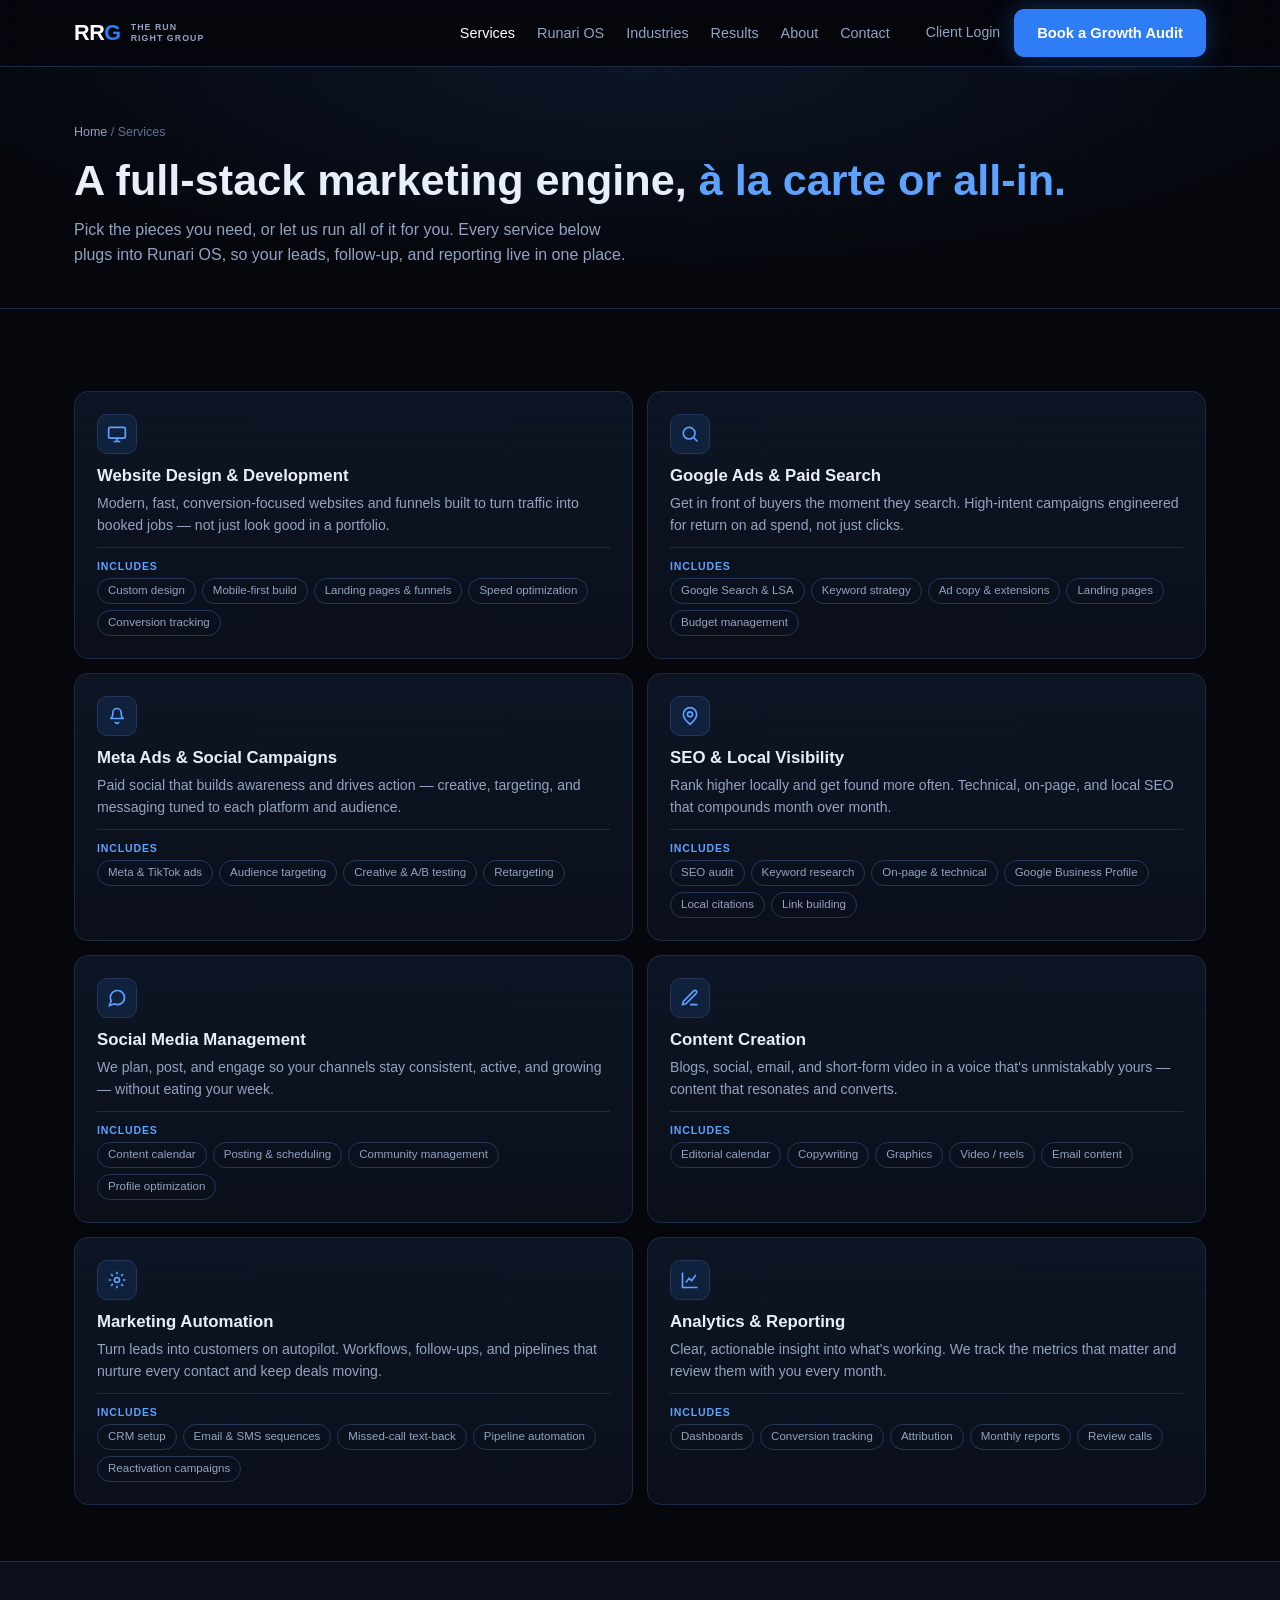
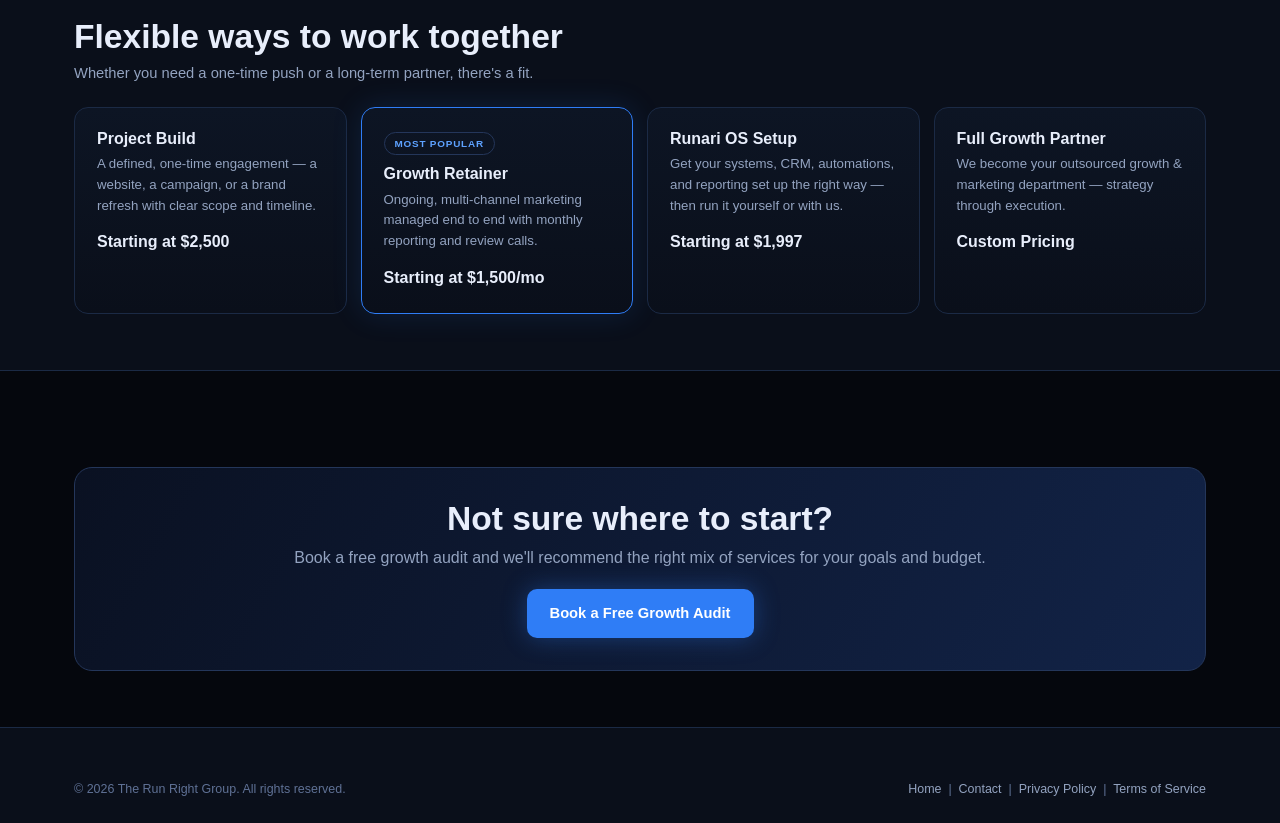
<file: services/index.html>
<!DOCTYPE html>
<html lang="en">
<head>
<meta charset="UTF-8">
<meta name="viewport" content="width=device-width, initial-scale=1">
<title>Marketing Services for Local Service Brands — The Run Right Group</title>
<meta name="description" content="Website design, Google Ads, Meta ads, SEO & local visibility, social media management, content, and marketing automation — pick the pieces you need or let us run the full engine.">
<link rel="canonical" href="https://www.runrightgroup.com/services">
<meta property="og:type" content="website">
<meta property="og:site_name" content="The Run Right Group">
<meta property="og:title" content="Marketing Services for Local Service Brands">
<meta property="og:description" content="Websites, paid ads, SEO, social, content, and automation — one partner for the full marketing engine.">
<meta property="og:url" content="https://www.runrightgroup.com/services">
<meta property="og:image" content="https://www.runrightgroup.com/assets/og-share.jpg">
<meta name="twitter:card" content="summary_large_image">
<link rel="stylesheet" href="/styles.css">
</head>
<body>

<header>
  <div class="wrap">
    <nav aria-label="Main navigation">
      <a class="logo" href="/" aria-label="The Run Right Group home"><span class="mark">RR<b>G</b></span><small>The Run<br>Right Group</small></a>
      <div class="nav-links">
        <a href="/services" style="color:#fff">Services</a>
        <a href="/runari-os">Runari OS</a>
        <a href="/industries">Industries</a>
        <a href="/results">Results</a>
        <a href="/about">About</a>
        <a href="/contact">Contact</a>
      </div>
      <div class="nav-cta">
        <a class="login" href="https://app.runrightgroup.com">Client Login</a>
        <a class="btn btn-primary" href="/contact">Book a Growth Audit</a>
      </div>
    </nav>
  </div>
</header>

<main>
<div class="page-hero">
  <div class="wrap">
    <div class="crumbs"><a href="/">Home</a> / Services</div>
    <h1>A full-stack marketing engine, <span class="accent">à la carte or all-in.</span></h1>
    <p>Pick the pieces you need, or let us run all of it for you. Every service below plugs into Runari OS, so your leads, follow-up, and reporting live in one place.</p>
  </div>
</div>

<section>
  <div class="wrap">
    <div class="detail">

      <div class="card detail-card" id="web">
        <div class="ico" aria-hidden="true"><svg viewBox="0 0 24 24" fill="none" stroke="currentColor" stroke-width="2"><rect x="2" y="4" width="20" height="13" rx="2"/><path d="M8 21h8M12 17v4"/></svg></div>
        <h3>Website Design &amp; Development</h3>
        <p>Modern, fast, conversion-focused websites and funnels built to turn traffic into booked jobs — not just look good in a portfolio.</p>
        <div class="inc"><b>Includes</b><div class="chips"><span>Custom design</span><span>Mobile-first build</span><span>Landing pages &amp; funnels</span><span>Speed optimization</span><span>Conversion tracking</span></div></div>
      </div>

      <div class="card detail-card" id="ads">
        <div class="ico" aria-hidden="true"><svg viewBox="0 0 24 24" fill="none" stroke="currentColor" stroke-width="2"><circle cx="11" cy="11" r="7"/><path d="M21 21l-4.3-4.3"/></svg></div>
        <h3>Google Ads &amp; Paid Search</h3>
        <p>Get in front of buyers the moment they search. High-intent campaigns engineered for return on ad spend, not just clicks.</p>
        <div class="inc"><b>Includes</b><div class="chips"><span>Google Search &amp; LSA</span><span>Keyword strategy</span><span>Ad copy &amp; extensions</span><span>Landing pages</span><span>Budget management</span></div></div>
      </div>

      <div class="card detail-card" id="social-ads">
        <div class="ico" aria-hidden="true"><svg viewBox="0 0 24 24" fill="none" stroke="currentColor" stroke-width="2"><path d="M17 8a5 5 0 10-10 0c0 6-3 7-3 7h16s-3-1-3-7zM10 19a2 2 0 004 0"/></svg></div>
        <h3>Meta Ads &amp; Social Campaigns</h3>
        <p>Paid social that builds awareness and drives action — creative, targeting, and messaging tuned to each platform and audience.</p>
        <div class="inc"><b>Includes</b><div class="chips"><span>Meta &amp; TikTok ads</span><span>Audience targeting</span><span>Creative &amp; A/B testing</span><span>Retargeting</span></div></div>
      </div>

      <div class="card detail-card" id="seo">
        <div class="ico" aria-hidden="true"><svg viewBox="0 0 24 24" fill="none" stroke="currentColor" stroke-width="2"><circle cx="12" cy="10" r="3"/><path d="M12 2a8 8 0 00-8 8c0 5.4 8 12 8 12s8-6.6 8-12a8 8 0 00-8-8z"/></svg></div>
        <h3>SEO &amp; Local Visibility</h3>
        <p>Rank higher locally and get found more often. Technical, on-page, and local SEO that compounds month over month.</p>
        <div class="inc"><b>Includes</b><div class="chips"><span>SEO audit</span><span>Keyword research</span><span>On-page &amp; technical</span><span>Google Business Profile</span><span>Local citations</span><span>Link building</span></div></div>
      </div>

      <div class="card detail-card" id="smm">
        <div class="ico" aria-hidden="true"><svg viewBox="0 0 24 24" fill="none" stroke="currentColor" stroke-width="2"><path d="M21 11.5a8.4 8.4 0 01-8.5 8.4 8.6 8.6 0 01-3.9-.9L3 21l2-5.6a8.3 8.3 0 01-1-4A8.4 8.4 0 0112.5 3a8.4 8.4 0 018.5 8.5z"/></svg></div>
        <h3>Social Media Management</h3>
        <p>We plan, post, and engage so your channels stay consistent, active, and growing — without eating your week.</p>
        <div class="inc"><b>Includes</b><div class="chips"><span>Content calendar</span><span>Posting &amp; scheduling</span><span>Community management</span><span>Profile optimization</span></div></div>
      </div>

      <div class="card detail-card" id="content">
        <div class="ico" aria-hidden="true"><svg viewBox="0 0 24 24" fill="none" stroke="currentColor" stroke-width="2"><path d="M12 20h9M16.5 3.5a2.1 2.1 0 013 3L7 19l-4 1 1-4L16.5 3.5z"/></svg></div>
        <h3>Content Creation</h3>
        <p>Blogs, social, email, and short-form video in a voice that's unmistakably yours — content that resonates and converts.</p>
        <div class="inc"><b>Includes</b><div class="chips"><span>Editorial calendar</span><span>Copywriting</span><span>Graphics</span><span>Video / reels</span><span>Email content</span></div></div>
      </div>

      <div class="card detail-card" id="automation">
        <div class="ico" aria-hidden="true"><svg viewBox="0 0 24 24" fill="none" stroke="currentColor" stroke-width="2"><circle cx="12" cy="12" r="3"/><path d="M12 2v3M12 19v3M2 12h3M19 12h3M4.9 4.9l2.1 2.1M17 17l2.1 2.1M4.9 19.1L7 17M17 7l2.1-2.1"/></svg></div>
        <h3>Marketing Automation</h3>
        <p>Turn leads into customers on autopilot. Workflows, follow-ups, and pipelines that nurture every contact and keep deals moving.</p>
        <div class="inc"><b>Includes</b><div class="chips"><span>CRM setup</span><span>Email &amp; SMS sequences</span><span>Missed-call text-back</span><span>Pipeline automation</span><span>Reactivation campaigns</span></div></div>
      </div>

      <div class="card detail-card" id="reporting">
        <div class="ico" aria-hidden="true"><svg viewBox="0 0 24 24" fill="none" stroke="currentColor" stroke-width="2"><path d="M3 3v18h18"/><path d="M7 15l4-5 3 3 5-7"/></svg></div>
        <h3>Analytics &amp; Reporting</h3>
        <p>Clear, actionable insight into what's working. We track the metrics that matter and review them with you every month.</p>
        <div class="inc"><b>Includes</b><div class="chips"><span>Dashboards</span><span>Conversion tracking</span><span>Attribution</span><span>Monthly reports</span><span>Review calls</span></div></div>
      </div>

    </div>
  </div>
</section>

<section class="engine" id="engagements">
  <div class="wrap">
    <h2>Flexible ways to work together</h2>
    <p class="mut" style="margin-top:6px">Whether you need a one-time push or a long-term partner, there's a fit.</p>
    <div class="price-grid">
      <div class="card price"><h3>Project Build</h3><p>A defined, one-time engagement — a website, a campaign, or a brand refresh with clear scope and timeline.</p><div class="amt">Starting at $2,500</div></div>
      <div class="card price pop"><span class="badge">Most Popular</span><h3>Growth Retainer</h3><p>Ongoing, multi-channel marketing managed end to end with monthly reporting and review calls.</p><div class="amt">Starting at $1,500/mo</div></div>
      <div class="card price"><h3>Runari OS Setup</h3><p>Get your systems, CRM, automations, and reporting set up the right way — then run it yourself or with us.</p><div class="amt">Starting at $1,997</div></div>
      <div class="card price"><h3>Full Growth Partner</h3><p>We become your outsourced growth &amp; marketing department — strategy through execution.</p><div class="amt">Custom Pricing</div></div>
    </div>
  </div>
</section>

<section>
  <div class="wrap">
    <div class="mini-cta">
      <h2>Not sure where to start?</h2>
      <p>Book a free growth audit and we'll recommend the right mix of services for your goals and budget.</p>
      <a class="btn btn-primary" href="/contact">Book a Free Growth Audit</a>
    </div>
  </div>
</section>
</main>

<footer>
  <div class="wrap">
    <div class="foot-bottom" style="border:none;padding:0">
      <span>© 2026 The Run Right Group. All rights reserved.</span>
      <span><a href="/">Home</a> &nbsp;|&nbsp; <a href="/contact">Contact</a> &nbsp;|&nbsp; <a href="/privacy">Privacy Policy</a> &nbsp;|&nbsp; <a href="/terms">Terms of Service</a></span>
    </div>
  </div>
</footer>

</body>
</html>
</file>
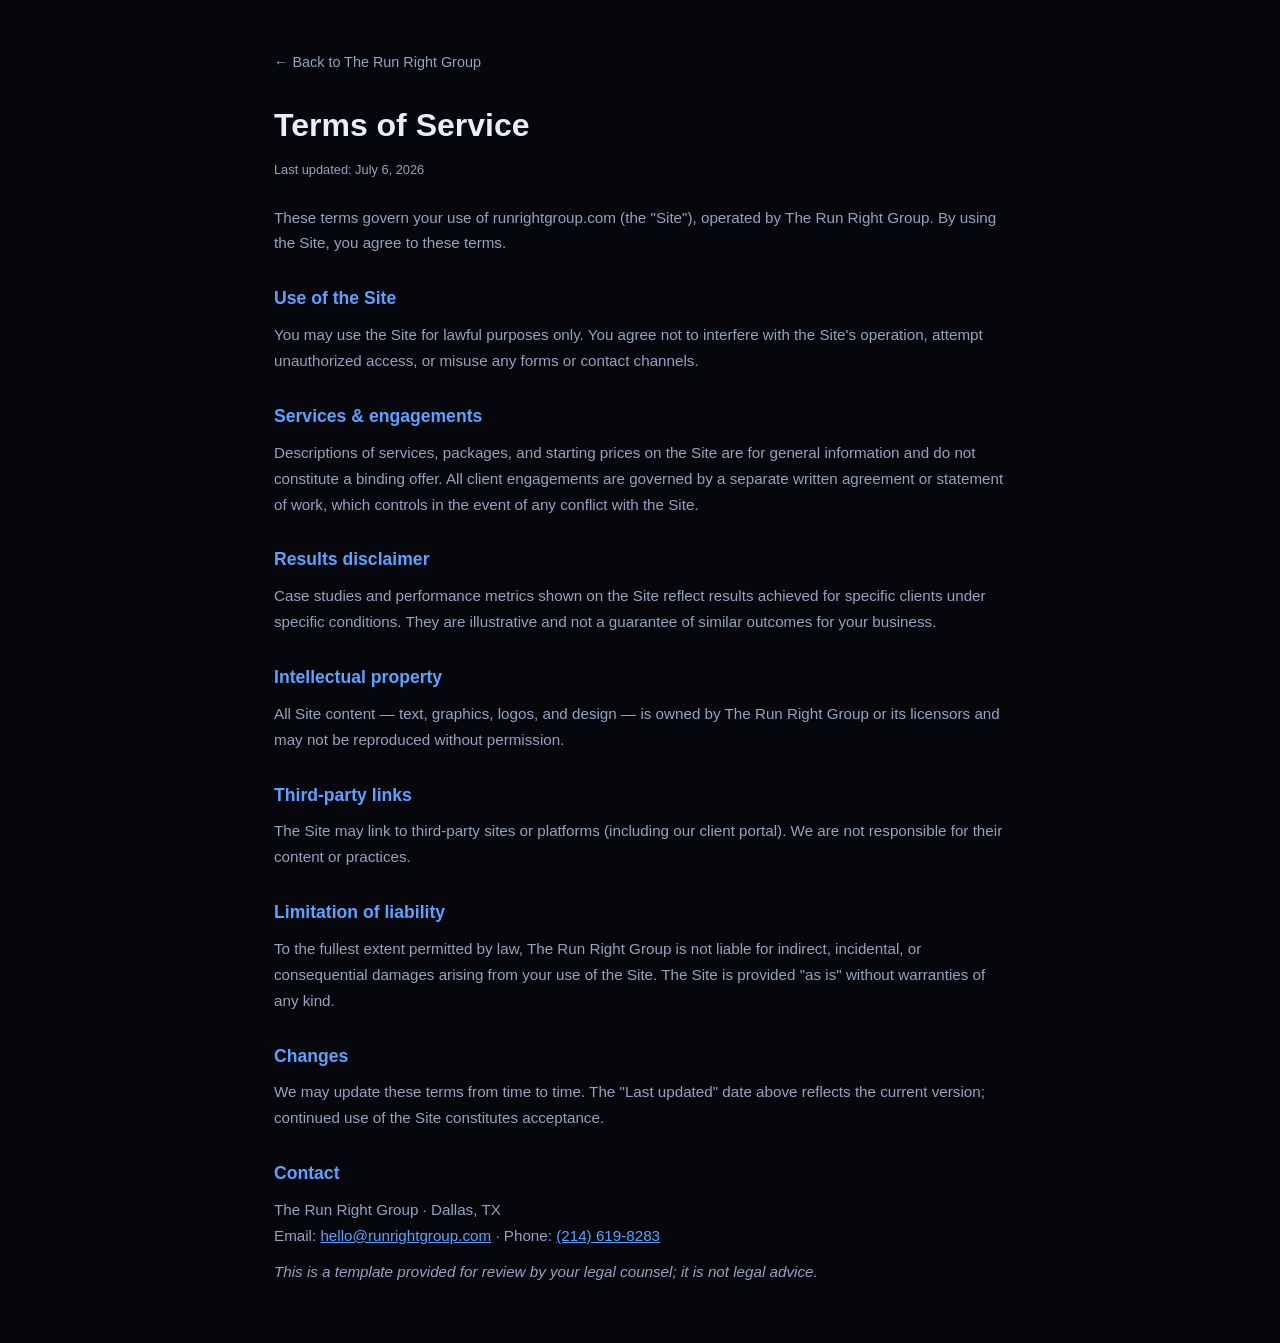
<file: terms/index.html>
<!DOCTYPE html>
<html lang="en">
<head>
<meta charset="UTF-8">
<meta name="viewport" content="width=device-width, initial-scale=1">
<title>Terms of Service — The Run Right Group</title>
<meta name="description" content="Terms governing use of runrightgroup.com and The Run Right Group's services.">
<meta name="robots" content="noindex,follow">
<style>
:root{--bg:#05070d;--line:#1b2a45;--blue2:#5ea2ff;--txt:#e8eefb;--mut:#93a3c0}
*{margin:0;padding:0;box-sizing:border-box}
body{font-family:'Inter',-apple-system,BlinkMacSystemFont,'Segoe UI',Roboto,sans-serif;background:var(--bg);color:var(--txt);line-height:1.7}
.wrap{max-width:780px;margin:0 auto;padding:48px 24px}
a{color:var(--blue2)}
h1{font-size:2rem;margin-bottom:6px}
h2{font-size:1.1rem;margin:28px 0 8px;color:var(--blue2)}
p,li{color:var(--mut);font-size:.95rem;margin-bottom:10px}
ul{padding-left:22px}
.back{display:inline-block;margin-bottom:24px;font-size:.9rem;color:var(--mut);text-decoration:none}
.back:hover{color:#fff}
.updated{font-size:.8rem;color:var(--mut);margin-bottom:24px}
</style>
</head>
<body>
<div class="wrap">
<a class="back" href="/">&larr; Back to The Run Right Group</a>
<h1>Terms of Service</h1>
<p class="updated">Last updated: July 6, 2026</p>

<p>These terms govern your use of runrightgroup.com (the "Site"), operated by The Run Right Group. By using the Site, you agree to these terms.</p>

<h2>Use of the Site</h2>
<p>You may use the Site for lawful purposes only. You agree not to interfere with the Site's operation, attempt unauthorized access, or misuse any forms or contact channels.</p>

<h2>Services &amp; engagements</h2>
<p>Descriptions of services, packages, and starting prices on the Site are for general information and do not constitute a binding offer. All client engagements are governed by a separate written agreement or statement of work, which controls in the event of any conflict with the Site.</p>

<h2>Results disclaimer</h2>
<p>Case studies and performance metrics shown on the Site reflect results achieved for specific clients under specific conditions. They are illustrative and not a guarantee of similar outcomes for your business.</p>

<h2>Intellectual property</h2>
<p>All Site content — text, graphics, logos, and design — is owned by The Run Right Group or its licensors and may not be reproduced without permission.</p>

<h2>Third-party links</h2>
<p>The Site may link to third-party sites or platforms (including our client portal). We are not responsible for their content or practices.</p>

<h2>Limitation of liability</h2>
<p>To the fullest extent permitted by law, The Run Right Group is not liable for indirect, incidental, or consequential damages arising from your use of the Site. The Site is provided "as is" without warranties of any kind.</p>

<h2>Changes</h2>
<p>We may update these terms from time to time. The "Last updated" date above reflects the current version; continued use of the Site constitutes acceptance.</p>

<h2>Contact</h2>
<p>The Run Right Group · Dallas, TX<br>
Email: <a href="mailto:hello@runrightgroup.com">hello@runrightgroup.com</a> · Phone: <a href="tel:+12146198283">(214) 619-8283</a></p>

<p><em>This is a template provided for review by your legal counsel; it is not legal advice.</em></p>
</div>
</body>
</html>
</file>
<file: styles.css>
:root{
  --bg:#05070d; --bg2:#0a0f1a; --panel:#0d1524; --panel2:#101a2e;
  --line:#1b2a45; --line2:#24365a;
  --blue:#2f7df6; --blue2:#5ea2ff; --glow:rgba(47,125,246,.35);
  --txt:#e8eefb; --mut:#93a3c0; --dim:#5f7195;
  --r:14px;
}
*{margin:0;padding:0;box-sizing:border-box}
html{scroll-behavior:smooth}
body{font-family:'Inter',-apple-system,BlinkMacSystemFont,'Segoe UI',Roboto,sans-serif;background:var(--bg);color:var(--txt);line-height:1.55;-webkit-font-smoothing:antialiased}
a{color:inherit;text-decoration:none}
img{max-width:100%;display:block}
.wrap{max-width:1180px;margin:0 auto;padding:0 24px}
.btn{display:inline-flex;align-items:center;gap:8px;font-weight:600;font-size:.92rem;padding:12px 22px;border-radius:10px;border:1px solid transparent;cursor:pointer;transition:.2s}
.btn-primary{background:var(--blue);color:#fff;box-shadow:0 0 24px var(--glow)}
.btn-primary:hover{background:var(--blue2)}
.btn-ghost{border-color:var(--line2);color:var(--txt)}
.btn-ghost:hover{border-color:var(--blue);color:var(--blue2)}
.eyebrow{font-size:.72rem;font-weight:700;letter-spacing:.14em;text-transform:uppercase;color:var(--blue2)}
h1,h2,h3{line-height:1.15;font-weight:800}
h2{font-size:clamp(1.5rem,3vw,2.1rem)}
section{padding:56px 0}
.card{background:linear-gradient(180deg,var(--panel),var(--bg2));border:1px solid var(--line);border-radius:var(--r);padding:22px}
.card:hover{border-color:var(--line2)}
.ico{width:40px;height:40px;border-radius:10px;background:rgba(47,125,246,.12);border:1px solid var(--line2);display:flex;align-items:center;justify-content:center;color:var(--blue2);margin-bottom:12px}
.ico svg{width:20px;height:20px}
.mut{color:var(--mut);font-size:.92rem}
.up{color:#37d98d;font-size:.72rem;font-weight:700}
.dn{color:#37d98d;font-size:.72rem;font-weight:700}
/* NAV */
header{position:sticky;top:0;z-index:50;background:rgba(5,7,13,.85);backdrop-filter:blur(12px);border-bottom:1px solid var(--line)}
nav{display:flex;align-items:center;gap:28px;height:66px}
.logo{display:flex;align-items:center;gap:10px;font-weight:800;font-size:1.35rem;letter-spacing:-.02em}
.logo .mark{color:#fff}.logo .mark b{color:var(--blue)}
.logo small{font-size:.55rem;font-weight:700;letter-spacing:.12em;color:var(--mut);line-height:1.25;text-transform:uppercase}
.nav-links{display:flex;gap:22px;margin-left:auto;font-size:.9rem;color:var(--mut)}
.nav-links a:hover{color:#fff}
.nav-cta{display:flex;gap:14px;align-items:center;margin-left:8px}
.login{font-size:.88rem;color:var(--mut)}.login:hover{color:#fff}
/* HERO */
.hero{padding:64px 0 48px}
.hero-grid{display:grid;grid-template-columns:1fr 1.05fr;gap:48px;align-items:center}
.hero h1{font-size:clamp(2rem,4.4vw,3.1rem);margin:14px 0 18px}
.hero h1 .accent{color:var(--blue2)}
.hero p{color:var(--mut);max-width:46ch;margin-bottom:26px}
.hero-cta{display:flex;gap:14px;flex-wrap:wrap}
/* dashboard mock */
.dash{background:linear-gradient(180deg,#0d1526,#080d18);border:1px solid var(--line2);border-radius:18px;padding:18px;box-shadow:0 0 60px rgba(47,125,246,.12), inset 0 1px 0 rgba(255,255,255,.04)}
.dash-head{display:flex;justify-content:space-between;align-items:center;margin-bottom:14px;font-size:.85rem}
.dash-head .pill{font-size:.7rem;color:var(--mut);border:1px solid var(--line);border-radius:8px;padding:4px 10px}
.kpis{display:grid;grid-template-columns:repeat(4,1fr);gap:10px;margin-bottom:10px}
.kpi{background:var(--panel2);border:1px solid var(--line);border-radius:10px;padding:10px 12px}
.kpi .lbl{font-size:.62rem;color:var(--dim);text-transform:uppercase;letter-spacing:.06em}
.kpi .val{font-size:1.15rem;font-weight:800;margin:2px 0}
.kpi svg{width:100%;height:18px;margin-top:4px}
.dash-mid{display:grid;grid-template-columns:1fr 1.1fr 1fr;gap:10px;margin-bottom:10px}
.panel{background:var(--panel2);border:1px solid var(--line);border-radius:10px;padding:12px}
.panel .lbl{font-size:.62rem;color:var(--dim);text-transform:uppercase;letter-spacing:.06em;margin-bottom:8px}
.donut{width:74px;height:74px;border-radius:50%;background:conic-gradient(var(--blue) 0 43%,#7fb3ff 43% 68%,#274a80 68% 86%,#1a3157 86% 96%,#12213c 96% 100%);position:relative;margin:4px auto}
.donut::after{content:"";position:absolute;inset:16px;border-radius:50%;background:var(--panel2)}
.legend{font-size:.62rem;color:var(--mut);margin-top:8px}
.legend div{display:flex;justify-content:space-between;padding:1px 0}
.big{font-size:1.5rem;font-weight:800}
.rows{font-size:.66rem;color:var(--mut)}
.rows div{display:flex;justify-content:space-between;padding:3px 0;border-bottom:1px solid var(--line)}
.rows div:last-child{border:none}
.dash-foot{display:grid;grid-template-columns:repeat(3,1fr);gap:10px}
/* STATS BAR */
.stats{background:linear-gradient(180deg,var(--bg2),var(--bg));border-top:1px solid var(--line);border-bottom:1px solid var(--line);padding:26px 0}
.stats .wrap{display:grid;grid-template-columns:repeat(3,1fr);gap:20px}
.stat{display:flex;align-items:center;gap:14px;justify-content:center}
.stat .n{font-size:1.7rem;font-weight:800}
.stat .l{color:var(--mut);font-size:.85rem}
/* PROBLEM */
.problem-grid{display:grid;grid-template-columns:1.1fr repeat(4,1fr);gap:14px;align-items:stretch}
.problem-grid h2{font-size:1.35rem}
.pcard{text-align:left}
.pcard p{font-size:.85rem;color:var(--mut);margin-top:4px}
/* ENGINE */
.engine{background:var(--bg2);border-top:1px solid var(--line);border-bottom:1px solid var(--line)}
.engine-grid{display:grid;grid-template-columns:1fr repeat(4,1.05fr);gap:14px;align-items:stretch}
.step{position:relative}
.step .num{width:26px;height:26px;border-radius:50%;background:var(--blue);color:#fff;font-size:.8rem;font-weight:800;display:flex;align-items:center;justify-content:center;margin-bottom:10px;box-shadow:0 0 14px var(--glow)}
.step h3{font-size:.98rem;margin-bottom:6px}
.step p{font-size:.8rem;color:var(--mut)}
/* INDUSTRIES */
.ind-grid{display:grid;grid-template-columns:repeat(6,1fr);gap:12px;margin-top:22px}
.ind{background:var(--panel);border:1px solid var(--line);border-radius:12px;padding:18px 14px;text-align:center;font-weight:600;font-size:.88rem}
.ind .ico{margin:0 auto 10px}
/* RUNARI */
.runari{background:linear-gradient(135deg,#0a1122,#0d1730);border:1px solid var(--line2);border-radius:20px;padding:34px;display:grid;grid-template-columns:1fr 2fr;gap:34px;align-items:center;box-shadow:0 0 60px rgba(47,125,246,.08)}
.runari h2 .accent{color:var(--blue2)}
.runari p{color:var(--mut);font-size:.92rem;margin:12px 0 20px}
.feat-grid{display:grid;grid-template-columns:repeat(4,1fr);gap:12px}
.feat{background:rgba(13,21,36,.7);border:1px solid var(--line);border-radius:12px;padding:16px 14px;font-size:.85rem;font-weight:600;display:flex;align-items:center;gap:10px}
.feat .ico{margin:0;width:34px;height:34px;flex-shrink:0}
/* SERVICES */
.svc-grid{display:grid;grid-template-columns:repeat(3,1fr);gap:14px;margin-top:22px}
.svc h3{font-size:1rem;margin-bottom:6px}
.svc p{font-size:.85rem;color:var(--mut)}
/* PRICING */
.price-grid{display:grid;grid-template-columns:repeat(4,1fr);gap:14px;margin-top:22px}
.price h3{font-size:1rem;margin-bottom:6px}
.price p{font-size:.83rem;color:var(--mut);min-height:66px}
.price .amt{font-weight:800;margin-top:10px}
.price.pop{border-color:var(--blue);box-shadow:0 0 30px rgba(47,125,246,.15)}
.badge{display:inline-block;font-size:.62rem;font-weight:700;letter-spacing:.08em;text-transform:uppercase;color:var(--blue2);border:1px solid var(--line2);border-radius:20px;padding:3px 10px;margin-bottom:10px}
/* CASE */
.case{display:grid;grid-template-columns:1fr 2fr 1fr;gap:16px;align-items:stretch}
.case-txt h2{font-size:1.3rem;margin-bottom:8px}
.case-study{background:var(--panel);border:1px solid var(--line);border-radius:var(--r);padding:20px}
.case-study h3{font-size:1rem;margin-bottom:12px}
.csx{display:grid;grid-template-columns:repeat(3,1fr);gap:12px;font-size:.78rem;color:var(--mut)}
.csx b{display:block;color:var(--blue2);font-size:.66rem;letter-spacing:.08em;text-transform:uppercase;margin-bottom:4px}
.case-metrics{display:grid;grid-template-columns:1fr 1fr;gap:10px}
.cm{background:var(--panel);border:1px solid var(--line);border-radius:12px;padding:14px;text-align:center}
.cm .n{font-size:1.25rem;font-weight:800;color:var(--blue2)}
.cm .l{font-size:.68rem;color:var(--mut);text-transform:uppercase;letter-spacing:.06em}
/* PROCESS */
.proc{background:var(--bg2);border-top:1px solid var(--line);border-bottom:1px solid var(--line)}
.proc-grid{display:grid;grid-template-columns:repeat(4,1fr);gap:14px;margin-top:22px}
/* CTA/FORM */
.cta-band{background:linear-gradient(120deg,#0a1122 0%,#0e1a36 60%,#122347 100%);border:1px solid var(--line2);border-radius:22px;padding:40px;display:grid;grid-template-columns:1.05fr 1fr;gap:38px;align-items:center;box-shadow:0 0 80px rgba(47,125,246,.1)}
.cta-band h2{font-size:clamp(1.6rem,3vw,2.2rem)}
.cta-band h2 .accent{color:var(--blue2)}
.cta-band>div>p{color:var(--mut);margin:14px 0 22px}
.form{background:rgba(8,13,24,.8);border:1px solid var(--line2);border-radius:16px;padding:22px}
.form h3{font-size:1rem;text-align:center;margin-bottom:14px}
.form .row{display:grid;grid-template-columns:1fr 1fr;gap:10px;margin-bottom:10px}
.form input,.form select,.form textarea{width:100%;background:#0b1322;border:1px solid var(--line);border-radius:8px;color:var(--txt);font-family:inherit;font-size:.85rem;padding:11px 12px}
.form input::placeholder,.form textarea::placeholder{color:var(--dim)}
.form input:focus,.form select:focus,.form textarea:focus{outline:none;border-color:var(--blue)}
.form textarea{resize:vertical;min-height:64px;margin-bottom:10px}
.form select{margin-bottom:10px;color:var(--mut)}
.form .btn{width:100%;justify-content:center}
.consent{font-size:.66rem;color:var(--dim);margin-top:10px;line-height:1.5}
.consent a{color:var(--mut);text-decoration:underline}
/* FOOTER */
footer{border-top:1px solid var(--line);background:var(--bg2);padding:52px 0 24px}
.foot-grid{display:grid;grid-template-columns:1.4fr 1fr 1fr 1fr 1fr 1.2fr;gap:28px;margin-bottom:36px}
.foot-grid h4{font-size:.78rem;letter-spacing:.08em;text-transform:uppercase;color:var(--txt);margin-bottom:12px}
.foot-grid ul{list-style:none}
.foot-grid li{margin-bottom:8px}
.foot-grid a{color:var(--mut);font-size:.86rem}
.foot-grid a:hover{color:var(--blue2)}
.foot-brand p{color:var(--mut);font-size:.82rem;margin-top:10px;max-width:26ch}
.socials{display:flex;gap:12px;margin-top:16px}
.socials a{width:34px;height:34px;border-radius:8px;border:1px solid var(--line);display:flex;align-items:center;justify-content:center;color:var(--mut)}
.socials a:hover{border-color:var(--blue);color:var(--blue2)}
.socials svg{width:16px;height:16px}
.foot-bottom{border-top:1px solid var(--line);padding-top:20px;display:flex;justify-content:space-between;flex-wrap:wrap;gap:10px;font-size:.78rem;color:var(--dim)}
.foot-bottom a{color:var(--mut)}
.foot-bottom a:hover{color:var(--blue2)}
.contact-list li{display:flex;gap:8px;align-items:center;color:var(--mut);font-size:.86rem}
.contact-list svg{width:14px;height:14px;color:var(--blue2);flex-shrink:0}
/* RESPONSIVE */
@media(max-width:980px){
  .hero-grid,.runari,.cta-band{grid-template-columns:1fr}
  .problem-grid,.engine-grid{grid-template-columns:1fr 1fr}
  .problem-grid>div:first-child,.engine-grid>div:first-child{grid-column:1/-1}
  .ind-grid{grid-template-columns:repeat(3,1fr)}
  .svc-grid{grid-template-columns:1fr 1fr}
  .price-grid,.proc-grid,.feat-grid{grid-template-columns:1fr 1fr}
  .case{grid-template-columns:1fr}
  .foot-grid{grid-template-columns:1fr 1fr 1fr}
  .nav-links{display:none}
}
@media(max-width:620px){
  .kpis,.dash-mid,.dash-foot{grid-template-columns:1fr 1fr}
  .stats .wrap{grid-template-columns:1fr}
  .problem-grid,.engine-grid,.svc-grid,.price-grid,.proc-grid,.ind-grid,.feat-grid{grid-template-columns:1fr}
  .form .row{grid-template-columns:1fr}
  .foot-grid{grid-template-columns:1fr 1fr}
}

/* ===== Subpage additions ===== */
.page-hero{padding:56px 0 40px;border-bottom:1px solid var(--line);background:radial-gradient(80% 120% at 50% 0%,#0c1526 0%,var(--bg) 70%)}
.crumbs{font-size:.78rem;color:var(--dim);margin-bottom:14px}
.crumbs a{color:var(--mut)}.crumbs a:hover{color:var(--blue2)}
.page-hero h1{font-size:clamp(1.9rem,4vw,2.7rem);margin-bottom:12px}
.page-hero h1 .accent{color:var(--blue2)}
.page-hero p{color:var(--mut);max-width:62ch}
.detail{display:grid;grid-template-columns:1fr 1fr;gap:14px;margin-top:26px}
.detail-card h3{font-size:1.05rem;margin-bottom:8px}
.detail-card p{font-size:.88rem;color:var(--mut);margin-bottom:10px}
.inc{font-size:.8rem;color:var(--mut);border-top:1px solid var(--line);padding-top:10px}
.inc b{color:var(--blue2);font-size:.66rem;letter-spacing:.08em;text-transform:uppercase;display:block;margin-bottom:4px}
.chips{display:flex;flex-wrap:wrap;gap:6px}
.chips span{font-size:.72rem;border:1px solid var(--line2);border-radius:20px;padding:3px 10px;color:var(--mut)}
.faq-item{border:1px solid var(--line);border-radius:12px;background:var(--panel);margin-bottom:10px;overflow:hidden}
.faq-item summary{cursor:pointer;font-weight:600;font-size:.95rem;padding:16px 18px;list-style:none;display:flex;justify-content:space-between;align-items:center}
.faq-item summary::after{content:"+";color:var(--blue2);font-size:1.2rem;font-weight:400}
.faq-item[open] summary::after{content:"–"}
.faq-item p{padding:0 18px 16px;color:var(--mut);font-size:.88rem}
.team-grid{display:grid;grid-template-columns:repeat(3,1fr);gap:14px;margin-top:22px}
.team .ph{width:72px;height:72px;border-radius:50%;background:linear-gradient(135deg,#16233d,#0d1524);border:1px solid var(--line2);display:flex;align-items:center;justify-content:center;font-weight:800;font-size:1.3rem;color:var(--blue2);margin-bottom:12px}
.team h3{font-size:1rem}
.team .role{color:var(--blue2);font-size:.78rem;font-weight:600;margin-bottom:8px}
.team p{font-size:.84rem;color:var(--mut)}
.quote{background:var(--panel);border:1px solid var(--line);border-left:3px solid var(--blue);border-radius:12px;padding:20px 22px;margin-top:14px}
.quote p{font-size:.95rem;font-style:italic;color:var(--txt)}
.quote footer{border:none;background:none;padding:8px 0 0;color:var(--mut);font-size:.82rem}
.cs{border:1px solid var(--line);border-radius:var(--r);background:linear-gradient(180deg,var(--panel),var(--bg2));padding:26px;margin-top:18px}
.cs .tag{font-size:.66rem;font-weight:700;letter-spacing:.1em;text-transform:uppercase;color:var(--blue2);margin-bottom:8px}
.cs h3{font-size:1.2rem;margin-bottom:12px}
.cs-grid{display:grid;grid-template-columns:2fr 1fr;gap:22px;align-items:start}
.cs-metrics{display:grid;grid-template-columns:1fr 1fr;gap:10px}
.two-col{display:grid;grid-template-columns:1fr 1fr;gap:14px;margin-top:22px}
.check li{list-style:none;padding-left:24px;position:relative;color:var(--mut);font-size:.9rem;margin-bottom:8px}
.check li::before{content:"\2713";position:absolute;left:0;color:var(--blue2);font-weight:700}
.contact-cards{display:grid;grid-template-columns:repeat(3,1fr);gap:14px;margin-top:22px}
.contact-cards .card{text-align:center}
.contact-cards a{color:var(--blue2);font-weight:600}
.mini-cta{background:linear-gradient(120deg,#0a1122,#122347);border:1px solid var(--line2);border-radius:18px;padding:32px;text-align:center;margin-top:40px}
.mini-cta h2{margin-bottom:8px}
.mini-cta p{color:var(--mut);margin-bottom:18px}
@media(max-width:980px){.detail,.two-col,.cs-grid{grid-template-columns:1fr}.team-grid,.contact-cards{grid-template-columns:1fr 1fr}}
@media(max-width:620px){.team-grid,.contact-cards{grid-template-columns:1fr}}
</file>
